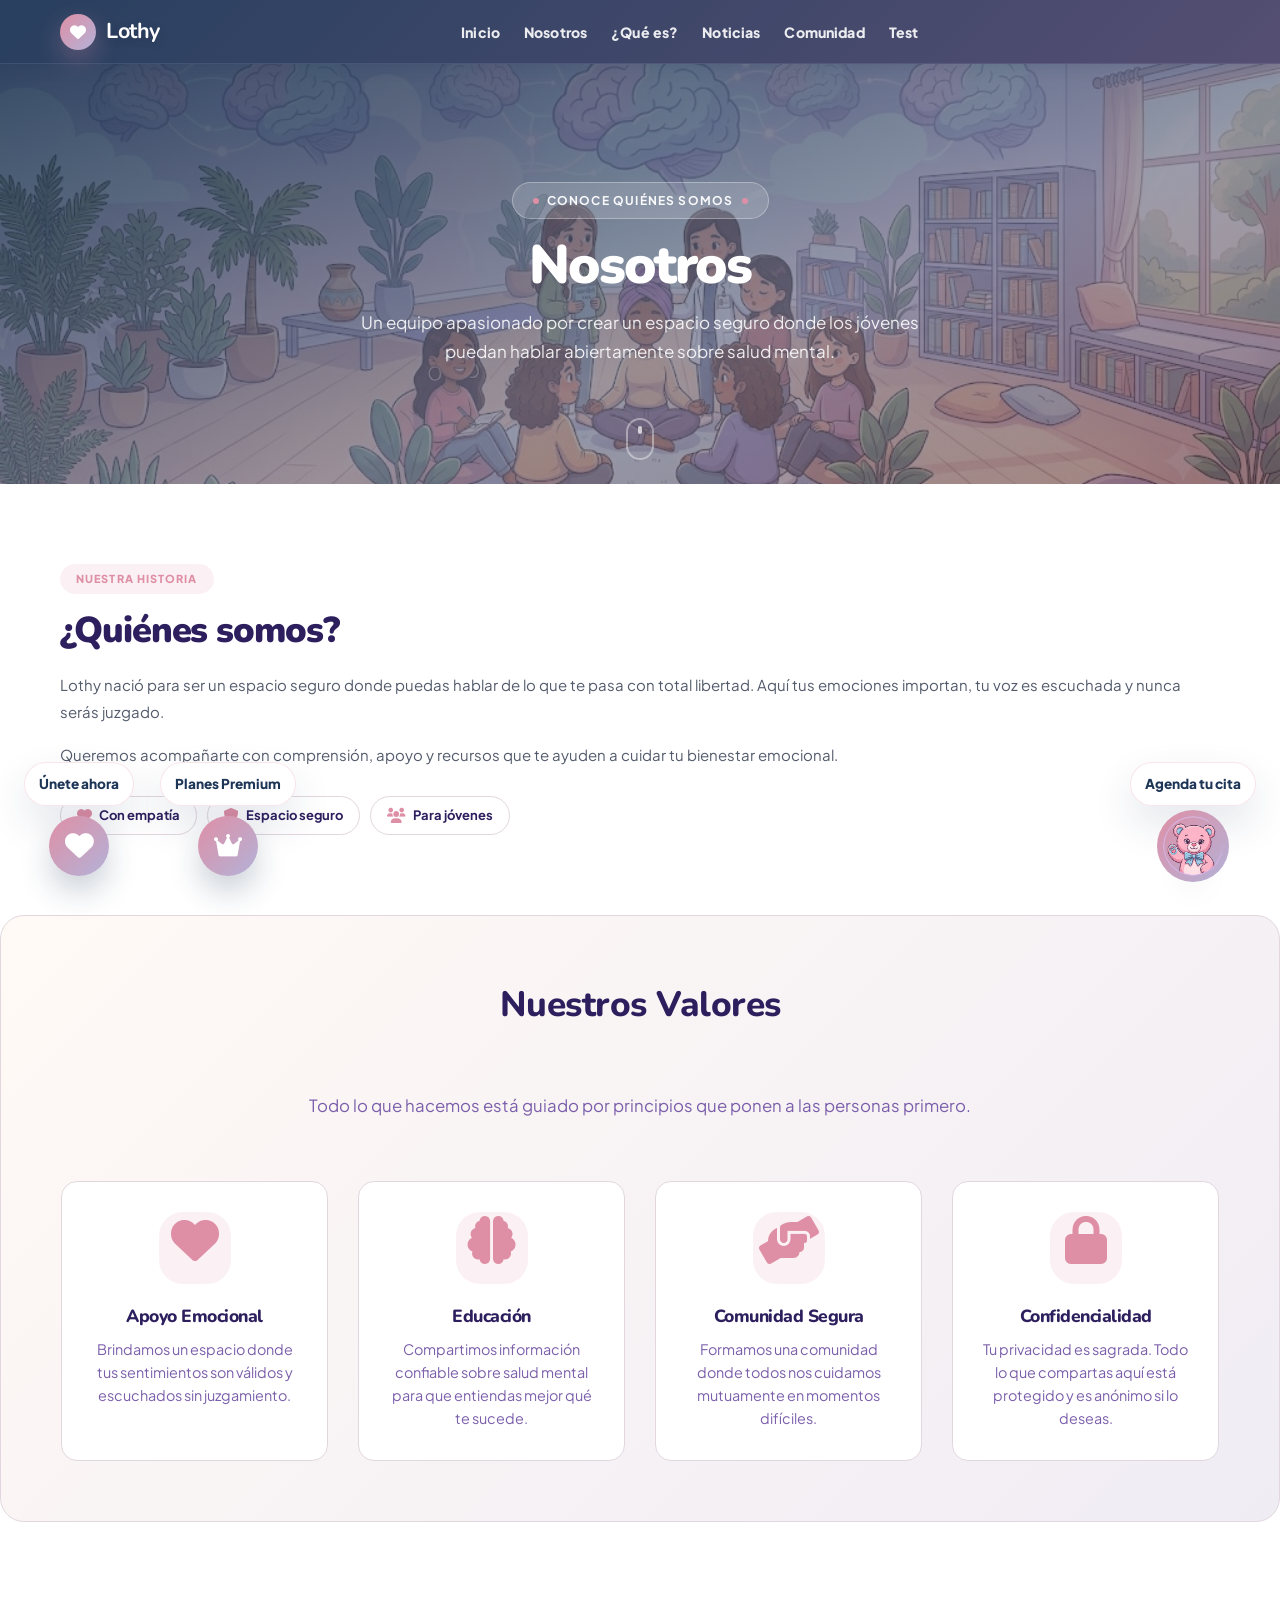
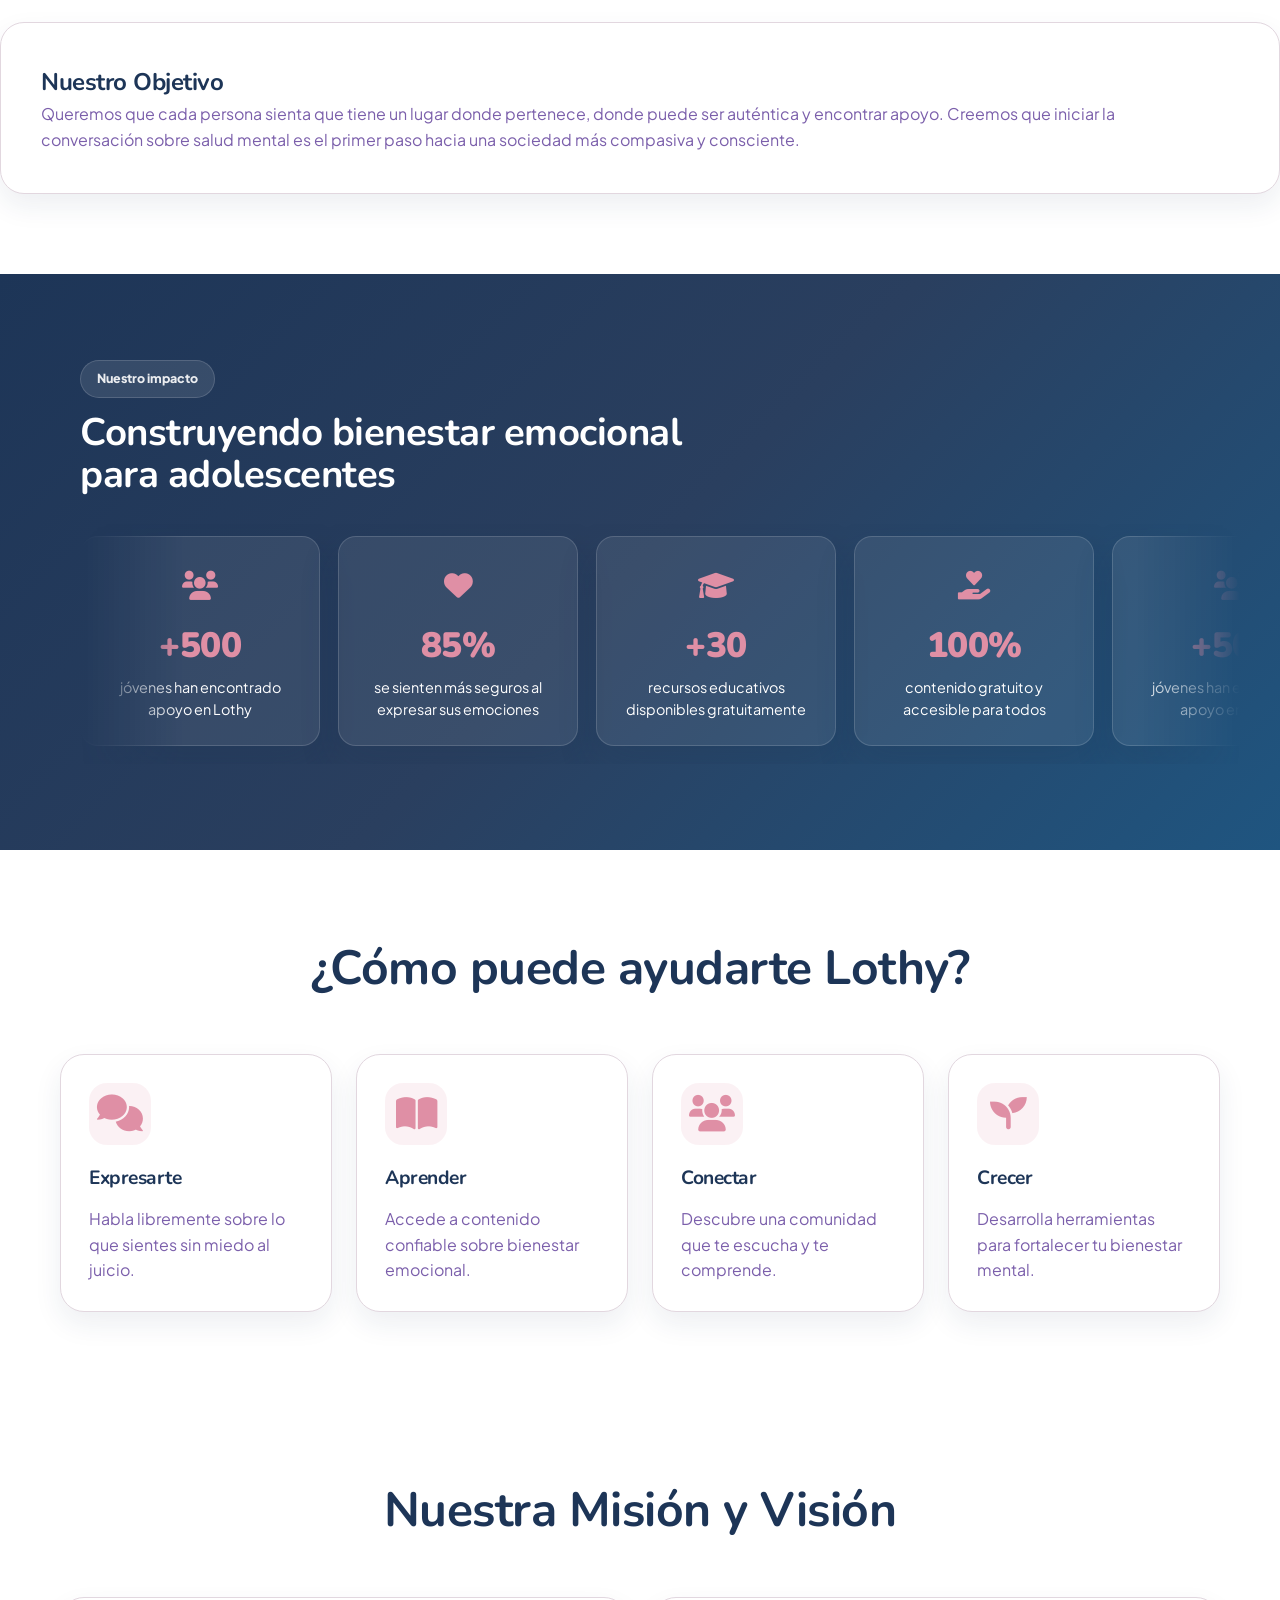
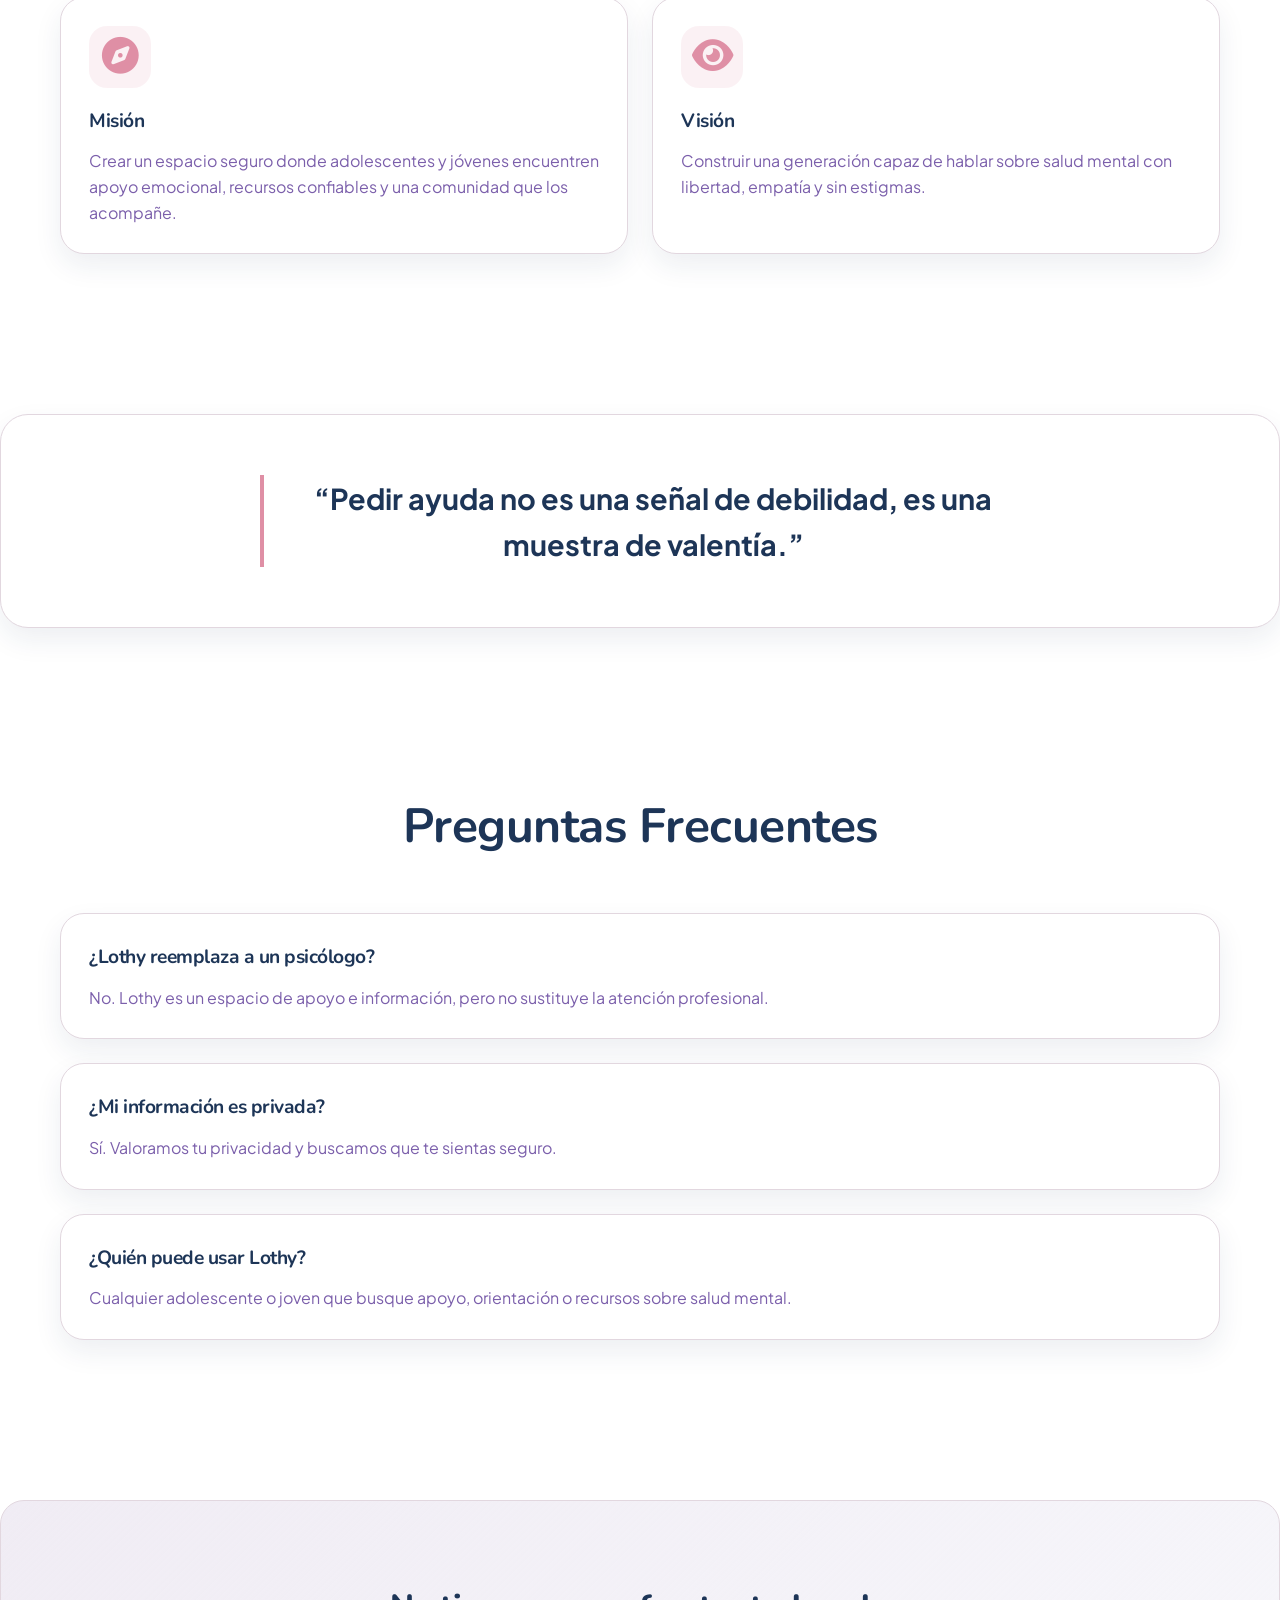
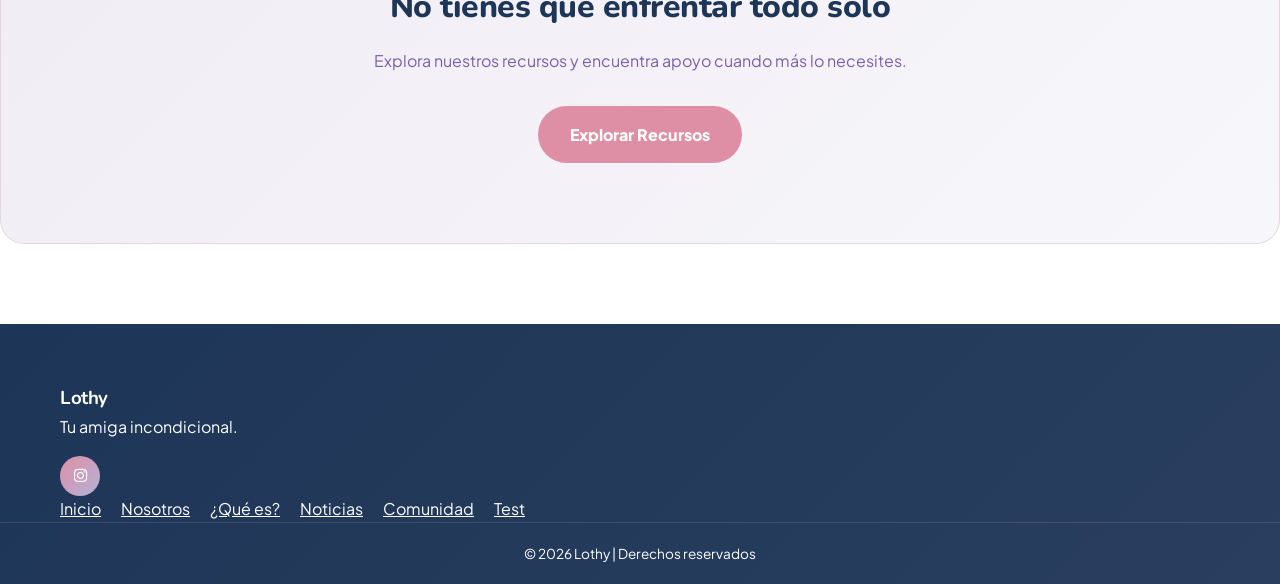
<file: pages/nosotros.html>
<!DOCTYPE html>
<html lang="es">
<head>
    <meta charset="UTF-8">
    <meta name="viewport" content="width=device-width, initial-scale=1.0">
    <title>Nosotros - Lothy</title>
    
    <link rel="preconnect" href="https://fonts.googleapis.com">
    <link rel="preconnect" href="https://fonts.gstatic.com" crossorigin>
    <link rel="icon" href="../faviIcon.ico" type="image/x-icon">
    <!-- Font Awesome (Iconos) -->
    <link rel="stylesheet" href="https://cdnjs.cloudflare.com/ajax/libs/font-awesome/6.0.0-beta3/css/all.min.css">
    
    <!-- Animate.css (Animaciones) -->
    <link rel="stylesheet" href="https://cdnjs.cloudflare.com/ajax/libs/animate.css/4.1.1/animate.min.css"/>

    <!-- Estilos Consolidados -->
    <link rel="stylesheet" href="../css/variables.css">
    <link rel="stylesheet" href="../css/main.css">
    <link rel="stylesheet" href="../css/sections.css">
    <link rel="stylesheet" href="../css/styles.css">
</head>
<body class="page">

    <!-- HEADER -->
    <header id="main-header">
        <lothy-header></lothy-header>
    </header>

    <!-- CONTENIDO PRINCIPAL -->
    <main id="main-content">
        <div class="hero-banner">
            <img class="hero-banner-img" src="../assets/images/grupoMujeres.jpg" alt="Equipo Lothy">
            <div class="hero-overlay"></div>
            <div class="hero-content animate__animated animate__fadeInUp">
                <div class="hero-kicker animate__animated animate__fadeInDown"><span></span> Conoce quiénes somos <span></span></div>
                <h1>Nosotros</h1>
                <p>Un equipo apasionado por crear un espacio seguro donde los jóvenes puedan hablar abiertamente sobre salud mental.</p>
            </div>
            <div class="hero-scroll-hint">
                <div class="scroll-dot"></div>
            </div>
        </div>

        

        <section class="quienes-section">
            <div class="container">
                <div class="quienes-grid">
                    <div class="quienes-text">
                        <span class="section-eyebrow">Nuestra historia</span>
                        <h2>¿Quiénes somos?</h2>
                        <p>Lothy nació para ser un espacio seguro donde puedas hablar de lo que te pasa con total libertad. Aquí tus emociones importan, tu voz es escuchada y nunca serás juzgado.</p>
                        <p>Queremos acompañarte con comprensión, apoyo y recursos que te ayuden a cuidar tu bienestar emocional.</p>
                        <div class="quienes-badges">
                            <div class="badge"><i class="fas fa-heart"></i> Con empatía</div>
                            <div class="badge"><i class="fas fa-shield-alt"></i> Espacio seguro</div>
                            <div class="badge"><i class="fas fa-users"></i> Para jóvenes</div>
                        </div>
                    </div>
                </div>
            </div>
        </section>

        <section class="values-section">
            <div class="container">
                <div class="section-header">
                    <h2>Nuestros Valores</h2>
                    <p>Todo lo que hacemos está guiado por principios que ponen a las personas primero.</p>
                </div>
                <div class="values-grid">
                    <div class="value-card">
                        <div class="value-icon"><i class="fas fa-heart"></i></div>
                        <h3>Apoyo Emocional</h3>
                        <p>Brindamos un espacio donde tus sentimientos son válidos y escuchados sin juzgamiento.</p>
                    </div>
                    <div class="value-card">
                        <div class="value-icon"><i class="fas fa-brain"></i></div>
                        <h3>Educación</h3>
                        <p>Compartimos información confiable sobre salud mental para que entiendas mejor qué te sucede.</p>
                    </div>
                    <div class="value-card">
                        <div class="value-icon"><i class="fas fa-hands-helping"></i></div>
                        <h3>Comunidad Segura</h3>
                        <p>Formamos una comunidad donde todos nos cuidamos mutuamente en momentos difíciles.</p>
                    </div>
                    <div class="value-card">
                        <div class="value-icon"><i class="fas fa-lock"></i></div>
                        <h3>Confidencialidad</h3>
                        <p>Tu privacidad es sagrada. Todo lo que compartas aquí está protegido y es anónimo si lo deseas.</p>
                    </div>
                </div>
            </div>
        </section>

        <!-- Nuestro Objetivo -->
        <section class="objective-section">
            <div class="objective-content">
                <div class="objective-text">
                    <h2>Nuestro Objetivo</h2>
                    <p>Queremos que cada persona sienta que tiene un lugar donde pertenece, donde puede ser auténtica y encontrar apoyo. Creemos que iniciar la conversación sobre salud mental es el primer paso hacia una sociedad más compasiva y consciente.</p>
                </div>               
            </div>
        </section>

        
        <!-- STATS SECTION (Infinite carousel) -->
        <section class="stats-section">
            <div class="container">
                <div class="stats-showcase">
                    <div class="stats-content" style="grid-column: 1 / -1;">
                        <span class="stats-kicker">Nuestro impacto</span>
                        <h2>Construyendo bienestar emocional para adolescentes</h2>

                        <div class="stats-carousel-wrapper" aria-label="Datos sobre salud mental adolescente">
                            <div class="stats-track">

                                <div class="stat-item">
                                    <div class="stat-icon">
                                        <i class="fas fa-users"></i>
                                    </div>
                                    <span class="stat-number-large">+500</span>
                                    <span class="stat-label-large">
                                        jóvenes han encontrado apoyo en Lothy
                                    </span>
                                </div>

                                <div class="stat-item">
                                    <div class="stat-icon">
                                        <i class="fas fa-heart"></i>
                                    </div>
                                    <span class="stat-number-large">85%</span>
                                    <span class="stat-label-large">
                                        se sienten más seguros al expresar sus emociones
                                    </span>
                                </div>

                                <div class="stat-item">
                                    <div class="stat-icon">
                                        <i class="fas fa-graduation-cap"></i>
                                    </div>
                                    <span class="stat-number-large">+30</span>
                                    <span class="stat-label-large">
                                        recursos educativos disponibles gratuitamente
                                    </span>
                                </div>

                                <div class="stat-item">
                                    <div class="stat-icon">
                                        <i class="fas fa-hand-holding-heart"></i>
                                    </div>
                                    <span class="stat-number-large">100%</span>
                                    <span class="stat-label-large">
                                        contenido gratuito y accesible para todos
                                    </span>
                                </div>

                                <!-- Duplicados para efecto infinito -->
                                <div class="stat-item">
                                    <div class="stat-icon">
                                        <i class="fas fa-users"></i>
                                    </div>
                                    <span class="stat-number-large">+500</span>
                                    <span class="stat-label-large">
                                        jóvenes han encontrado apoyo en Lothy
                                    </span>
                                </div>

                                <div class="stat-item">
                                    <div class="stat-icon">
                                        <i class="fas fa-heart"></i>
                                    </div>
                                    <span class="stat-number-large">85%</span>
                                    <span class="stat-label-large">
                                        se sienten más seguros al expresar sus emociones
                                    </span>
                                </div>

                                <div class="stat-item">
                                    <div class="stat-icon">
                                        <i class="fas fa-graduation-cap"></i>
                                    </div>
                                    <span class="stat-number-large">+30</span>
                                    <span class="stat-label-large">
                                        recursos educativos disponibles gratuitamente
                                    </span>
                                </div>

                                <div class="stat-item">
                                    <div class="stat-icon">
                                        <i class="fas fa-hand-holding-heart"></i>
                                    </div>
                                    <span class="stat-number-large">100%</span>
                                    <span class="stat-label-large">
                                        contenido gratuito y accesible para todos
                                    </span>
                                </div>

                            </div>
                        </div>
                    </div>
                </div>
            </div>
        </section>

        <!-- COMO AYUDAMOS -->
        <section class="help-section">
            <div class="container">
                <div class="section-title">
                    <h2>¿Cómo puede ayudarte Lothy?</h2>
                </div>

                <div class="help-grid">
                    <div class="help-card">
                        <i class="fas fa-comments"></i>
                        <h3>Expresarte</h3>
                        <p>Habla libremente sobre lo que sientes sin miedo al juicio.</p>
                    </div>

                    <div class="help-card">
                        <i class="fas fa-book-open"></i>
                        <h3>Aprender</h3>
                        <p>Accede a contenido confiable sobre bienestar emocional.</p>
                    </div>

                    <div class="help-card">
                        <i class="fas fa-users"></i>
                        <h3>Conectar</h3>
                        <p>Descubre una comunidad que te escucha y te comprende.</p>
                    </div>

                    <div class="help-card">
                        <i class="fas fa-seedling"></i>
                        <h3>Crecer</h3>
                        <p>Desarrolla herramientas para fortalecer tu bienestar mental.</p>
                    </div>
                </div>
            </div>
        </section>

        <!-- MISION Y VISION -->
        <section class="mission-section">
            <div class="container">

                <div class="section-title">
                    <h2>Nuestra Misión y Visión</h2>
                </div>

                <div class="mission-grid">

                    <div class="mission-card">
                        <i class="fas fa-compass"></i>
                        <h3>Misión</h3>
                        <p>
                            Crear un espacio seguro donde adolescentes y jóvenes
                            encuentren apoyo emocional, recursos confiables y una
                            comunidad que los acompañe.
                        </p>
                    </div>

                    <div class="mission-card">
                        <i class="fas fa-eye"></i>
                        <h3>Visión</h3>
                        <p>
                            Construir una generación capaz de hablar sobre salud mental
                            con libertad, empatía y sin estigmas.
                        </p>
                    </div>

                </div>

            </div>
        </section>

        <!-- FRASE -->
        <section class="quote-section">
            <div class="container">
                <blockquote>
                    “Pedir ayuda no es una señal de debilidad,
                    es una muestra de valentía.”
                </blockquote>
            </div>
        </section>

        <!-- FAQ -->
        <section class="faq-section">
            <div class="container">

                <div class="section-title">
                    <h2>Preguntas Frecuentes</h2>
                </div>

                <div class="faq-list">

                    <div class="faq-item">
                        <h3>¿Lothy reemplaza a un psicólogo?</h3>
                        <p>
                            No. Lothy es un espacio de apoyo e información,
                            pero no sustituye la atención profesional.
                        </p>
                    </div>

                    <div class="faq-item">
                        <h3>¿Mi información es privada?</h3>
                        <p>
                            Sí. Valoramos tu privacidad y buscamos que te sientas seguro.
                        </p>
                    </div>

                    <div class="faq-item">
                        <h3>¿Quién puede usar Lothy?</h3>
                        <p>
                            Cualquier adolescente o joven que busque apoyo,
                            orientación o recursos sobre salud mental.
                        </p>
                    </div>

                </div>
            </div>
        </section>

        <!-- CTA -->
        <section class="cta-section">
            <div class="container">

                <h2>No tienes que enfrentar todo solo</h2>

                <p>
                    Explora nuestros recursos y encuentra apoyo cuando más lo necesites.
                </p>

                <a href="./test.html" class="cta-button">
                    Explorar Recursos
                </a>

            </div>
        </section>
    </main>
    <lothy-footer></lothy-footer>

    <!-- BOTÓN FLOTANTE REUTILIZABLE -->
    <lothy-floating-button></lothy-floating-button>
    <register-floating-button></register-floating-button>
    <plans-floating-button></plans-floating-button>
    <!-- Scripts -->
    <script src="../js/footer.js"></script>
    <script src="../js/header.js"></script>
    <script src="../js/floating-button.js"></script>
    <script src="../js/register-button.js"></script>
    <script src="../js/plans-button.js"></script>
</body>
</html>
</file>
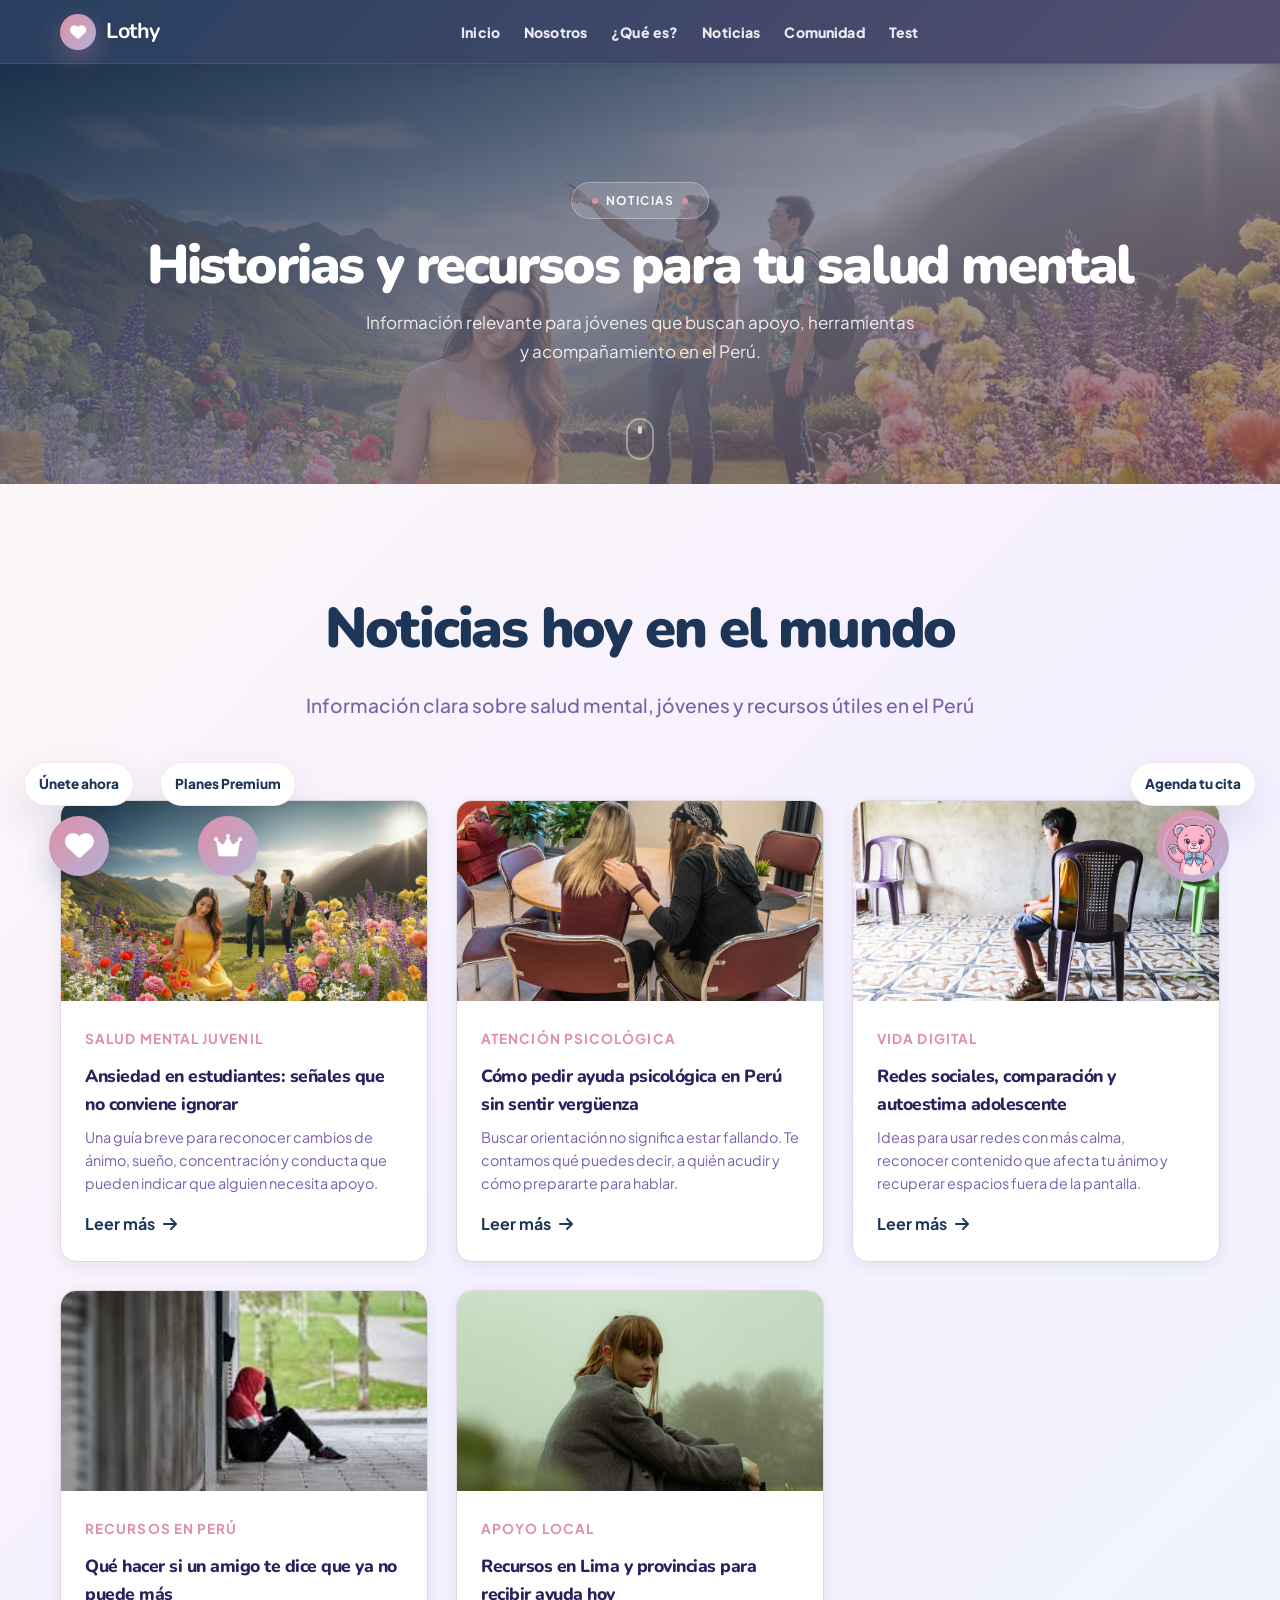
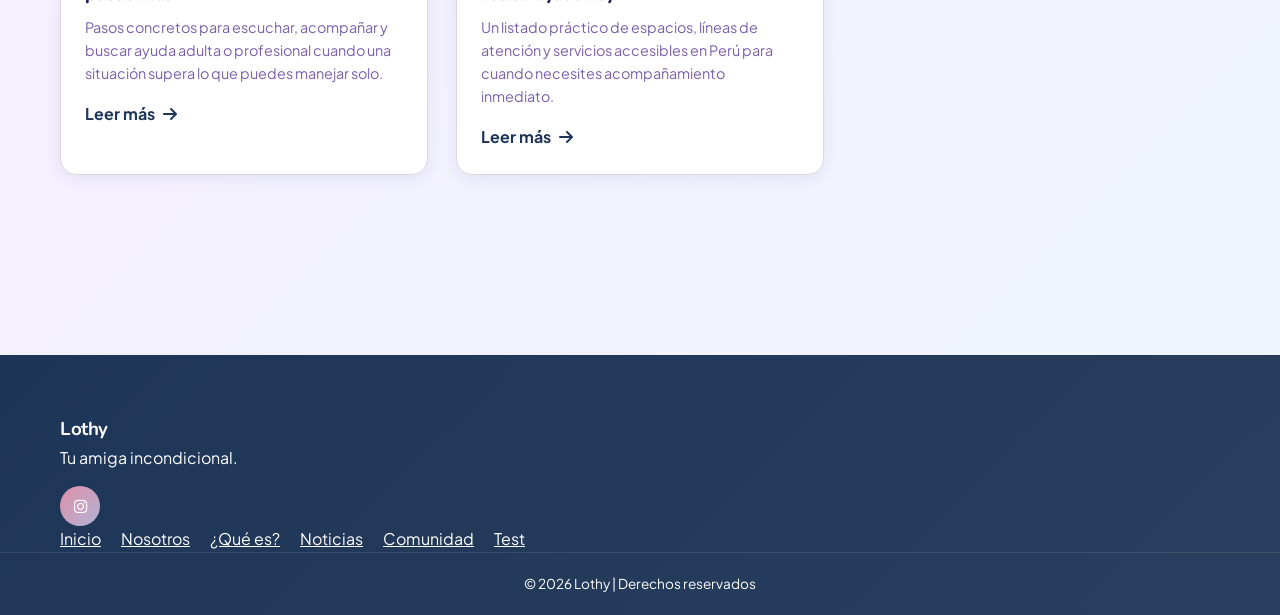
<file: pages/noticias.html>
<!DOCTYPE html>
<html lang="es">
<head>
    <meta charset="UTF-8">
    <meta name="viewport" content="width=device-width, initial-scale=1.0">
    <title>Noticias Perú - Lothy</title>
    
    <link rel="preconnect" href="https://fonts.googleapis.com">
    <link rel="preconnect" href="https://fonts.gstatic.com" crossorigin>
    <link rel="icon" href="../faviIcon.ico" type="image/x-icon">
    <link href="https://fonts.googleapis.com/css2?family=Quicksand:wght@300;400;500;600;700;800;900&display=swap" rel="stylesheet">
    <link rel="stylesheet" href="https://cdnjs.cloudflare.com/ajax/libs/font-awesome/6.0.0-beta3/css/all.min.css">
    <link rel="stylesheet" href="https://cdnjs.cloudflare.com/ajax/libs/animate.css/4.1.1/animate.min.css"/>
    <link rel="stylesheet" href="../css/variables.css">
    <link rel="stylesheet" href="../css/main.css">
    <link rel="stylesheet" href="../css/sections.css">
    <link rel="stylesheet" href="../css/styles.css">
</head>
<body>

    <header id="main-header">
        <lothy-header></lothy-header>
    </header>

    <main id="main-content">
        <div class="hero-banner">
            <img class="hero-banner-img" src="../assets/images/noticia1.jpg" alt="Noticias de salud mental">
            <div class="hero-overlay"></div>
            <div class="hero-content animate__animated animate__fadeInUp">
                <div class="hero-kicker animate__animated animate__fadeInDown"><span></span> Noticias <span></span></div>
                <h1>Historias y recursos para tu salud mental</h1>
                <p>Información relevante para jóvenes que buscan apoyo, herramientas y acompañamiento en el Perú.</p>
            </div>
            <div class="hero-scroll-hint">
                <div class="scroll-dot"></div>
            </div>
        </div>
           
        <section class="noticias-section">
            <div class="container">
                <div class="page-header">
                    <h1>Noticias  hoy en el mundo</h1>
                    <p class="subtitle">Información clara sobre salud mental, jóvenes y recursos útiles en el Perú</p>
                </div>

                <div class="noticias-grid">
                    <article class="noticia-card">
                        <div class="noticia-image">
                            <img src="../assets/images/noticia1.jpg" alt="Ansiedad en estudiantes">
                        </div>
                        <div class="noticia-content">
                            <span class="noticia-date">Salud mental juvenil</span>
                            <h3>Ansiedad en estudiantes: señales que no conviene ignorar</h3>
                            <p>Una guía breve para reconocer cambios de ánimo, sueño, concentración y conducta que pueden indicar que alguien necesita apoyo.</p>
                            <a href="https://www.gob.pe/institucion/insm/noticias/1252600-salud-mental-juvenil-el-32-3-de-jovenes-peruanos-reporta-problemas-de-salud-mental-con-las-mujeres-jovenes-como-el-grupo-mas-vulnerable" class="noticia-link">Leer más <i class="fas fa-arrow-right"></i></a>
                        </div>
                    </article>

                    <article class="noticia-card">
                        <div class="noticia-image">
                            <img src="../assets/images/noticia2.webp" alt="Pedir ayuda psicológica en Perú">
                        </div>
                        <div class="noticia-content">
                            <span class="noticia-date">Atención psicológica</span>
                            <h3>Cómo pedir ayuda psicológica en Perú sin sentir vergüenza</h3>
                            <p>Buscar orientación no significa estar fallando. Te contamos qué puedes decir, a quién acudir y cómo prepararte para hablar.</p>
                            <a href="https://www.who.int/es/news-room/fact-sheets/detail/adolescent-mental-health" class="noticia-link">Leer más <i class="fas fa-arrow-right"></i></a>
                        </div>
                    </article>

                    <article class="noticia-card">
                        <div class="noticia-image">
                            <img src="../assets/images/noticia3.jpg" alt="Redes sociales y autoestima adolescente">
                        </div>
                        <div class="noticia-content">
                            <span class="noticia-date">Vida digital</span>
                            <h3>Redes sociales, comparación y autoestima adolescente</h3>
                            <p>Ideas para usar redes con más calma, reconocer contenido que afecta tu ánimo y recuperar espacios fuera de la pantalla.</p>
                            <a href="https://news.un.org/es/story/2024/10/1533401" class="noticia-link">Leer más <i class="fas fa-arrow-right"></i></a>
                        </div>
                    </article>

                    <article class="noticia-card">
                        <div class="noticia-image">
                            <img src="../assets/images/noticia4.jpg" alt="Amigo en crisis">
                        </div>
                        <div class="noticia-content">
                            <span class="noticia-date">Recursos en Perú</span>
                            <h3>Qué hacer si un amigo te dice que ya no puede más</h3>
                            <p>Pasos concretos para escuchar, acompañar y buscar ayuda adulta o profesional cuando una situación supera lo que puedes manejar solo.</p>
                            <a href="https://www.mayoclinic.org/es/healthy-lifestyle/tween-and-teen-health/in-depth/teens-and-social-media-use/art-20474437" class="noticia-link">Leer más <i class="fas fa-arrow-right"></i></a>
                        </div>
                    </article>

                    <article class="noticia-card">
                        <div class="noticia-image">
                            <img src="../assets/images/noticia5.jpg" alt="Recursos locales de apoyo">
                        </div>
                        <div class="noticia-content">
                            <span class="noticia-date">Apoyo local</span>
                            <h3>Recursos en Lima y provincias para recibir ayuda hoy</h3>
                            <p>Un listado práctico de espacios, líneas de atención y servicios accesibles en Perú para cuando necesites acompañamiento inmediato.</p>
                            <a href="https://www.infocop.es/mas-de-la-mitad-de-la-juventud-declara-problemas-de-salud-mental-en-el-ultimo-ano-segun-el-barometro-2025/" class="noticia-link">Leer más <i class="fas fa-arrow-right"></i></a>
                        </div>
                    </article>
                </div>
            </div>
        </section>
    </main>
    <lothy-footer></lothy-footer>

    <!-- BOTÓN FLOTANTE REUTILIZABLE -->
    <lothy-floating-button></lothy-floating-button>
    <register-floating-button></register-floating-button>
    <plans-floating-button></plans-floating-button>

    <script src="../js/footer.js"></script>
    <script src="../js/header.js"></script>
    <script src="../js/floating-button.js"></script>
    <script src="../js/register-button.js"></script>
    <script src="../js/plans-button.js"></script>
</body>
</html>
</file>
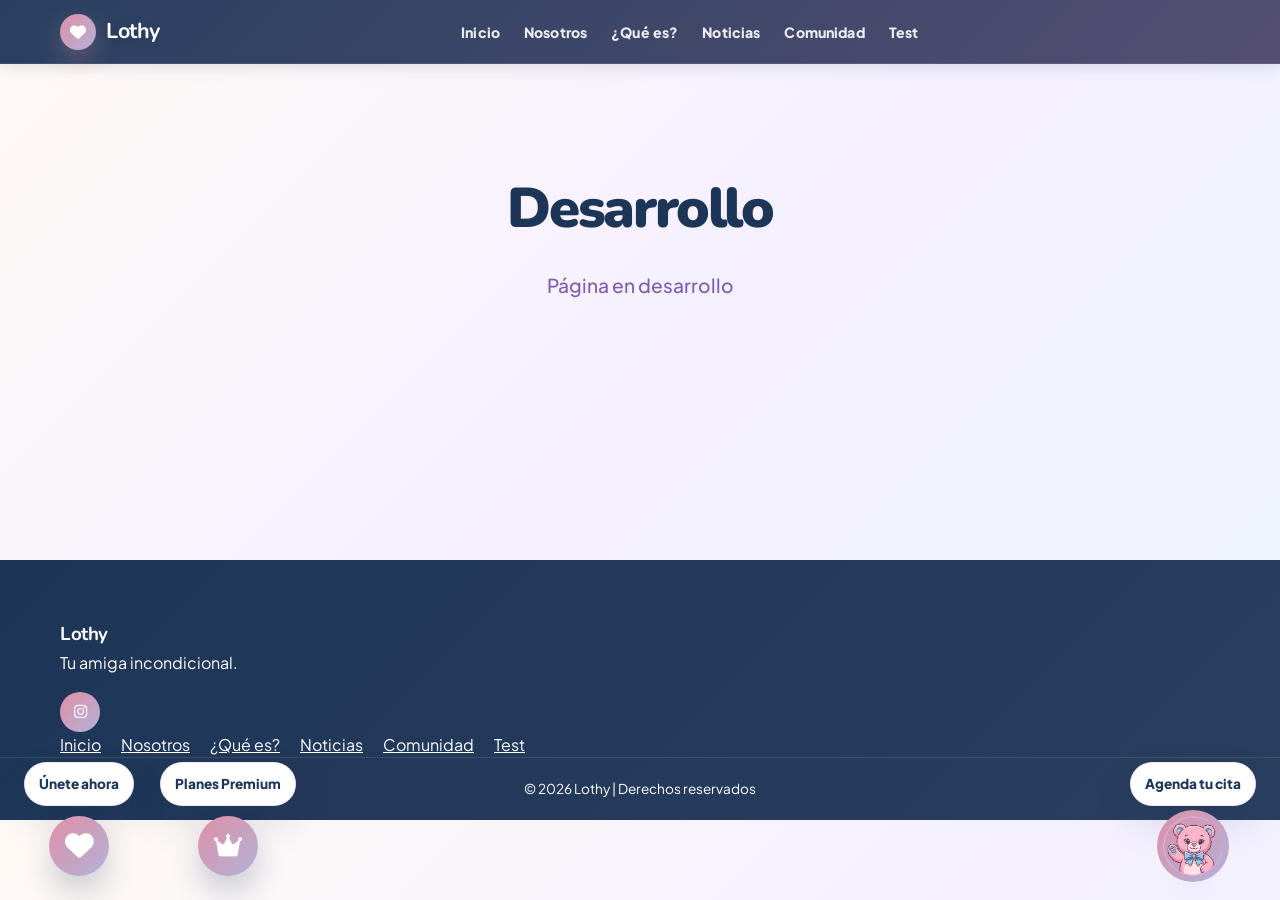
<file: pages/recursos.html>
<!DOCTYPE html>
<html lang="es">
<head>
    <meta charset="UTF-8">
    <meta name="viewport" content="width=device-width, initial-scale=1.0">
    <title>Recursos - Lothy</title>
    
    <link rel="preconnect" href="https://fonts.googleapis.com">
    <link rel="preconnect" href="https://fonts.gstatic.com" crossorigin>
    <link rel="icon" href="../faviIcon.ico" type="image/x-icon">
    <link href="https://fonts.googleapis.com/css2?family=Quicksand:wght@300;400;500;600;700;800;900&display=swap" rel="stylesheet">
    <link rel="stylesheet" href="https://cdnjs.cloudflare.com/ajax/libs/font-awesome/6.0.0-beta3/css/all.min.css">
    <link rel="stylesheet" href="https://cdnjs.cloudflare.com/ajax/libs/animate.css/4.1.1/animate.min.css"/>
    <link rel="stylesheet" href="../css/variables.css">
    <link rel="stylesheet" href="../css/main.css">
    <link rel="stylesheet" href="../css/sections.css">
    <link rel="stylesheet" href="../css/styles.css">
</head>
<body>

    <header id="main-header">
        <lothy-header></lothy-header>
    </header>

    <main id="main-content">
        <section class="recursos-section">
            <div class="container">
                <div class="page-header">
                    <h1>Desarrollo</h1>
                    <p class="subtitle">Página en desarrollo</p>
                </div>

                
            </div>
        </section>
    </main>
    <lothy-footer></lothy-footer>

    <!-- BOTÓN FLOTANTE REUTILIZABLE -->
    <lothy-floating-button></lothy-floating-button>
    <register-floating-button></register-floating-button>
    <plans-floating-button></plans-floating-button>
    <script src="../js/footer.js"></script>
    <script src="../js/header.js"></script>
    <script src="../js/floating-button.js"></script>
    <script src="../js/register-button.js"></script>
    <script src="../js/plans-button.js"></script>
</body>
</html>
</file>
<file: css/variables.css>
@import url('https://fonts.googleapis.com/css2?family=Nunito:wght@600;700;800;900&family=Plus+Jakarta+Sans:wght@400;500;600;700;800&display=swap');

/* ========================================
   VARIABLES Y RESET
   ======================================== */

* {
    margin: 0;
    padding: 0;
    box-sizing: border-box;
}

:root {
    /* Colores Principales (Dominantes) */
    --primary-dark: #1d3557;
    --primary-lavender: #b3b2d8;
    --primary-pink: #df8fa5;
    
    /* Colores Secundarios y de Fondo */
    --bg-cream: #fffaf5;
    --bg-card: #f0ecf4;
    
    /* Variaciones de Texto y Bordes */
    --text-muted: #535b6c;
    --border-light: #e2d7df;
    
    /* Colores Adicionales */
    --accent-blue: #87ceeb;
    --accent-purple: #9b6edb;
    --text-dark: #2d1f5e;
    --text-light: #7b5fab;
    --white: #ffffff;
    --shadow: 0 4px 6px rgba(0, 0, 0, 0.1);
    --shadow-lg: 0 16px 40px rgba(0, 0, 0, 0.08);
    
    /* Tipografía */
    --font-body: 'Plus Jakarta Sans', 'Quicksand', sans-serif;
    --font-display: 'Nunito', 'Plus Jakarta Sans', sans-serif;
    
    /* Border Radius */
    --border-radius: 16px;
    --border-radius-lg: 24px;
    
    /* Transiciones */
    --transition: all 0.25s ease;
    --transition-lg: all 0.35s ease;
}

html {
    scroll-behavior: smooth;
}

body {
    font-family: var(--font-body);
    background: linear-gradient(135deg, var(--bg-cream) 0%, #f5f0ff 50%, #eef6fd 100%);
    color: var(--text-dark);
    line-height: 1.6;
    overflow-x: hidden;
    text-rendering: optimizeLegibility;
    -webkit-font-smoothing: antialiased;
}

body,
button,
input,
textarea,
select {
    font-family: var(--font-body);
}

h1, h2, h3, h4, h5, h6,
.logo-text,
.stat-number,
.stat-number-large {
    font-family: var(--font-display) !important;
    letter-spacing: -0.5px;
}

.container {
    max-width: 1200px;
    margin: 0 auto;
    padding: 0 20px;
}

/* ========================================
   ANIMACIONES
   ======================================== */

@keyframes fadeIn {
    from {
        opacity: 0;
        transform: translateY(20px);
    }
    to {
        opacity: 1;
        transform: translateY(0);
    }
}

@keyframes float {
    0%, 100% {
        transform: translateY(0);
    }
    50% {
        transform: translateY(-10px);
    }
}

@keyframes pulse {
    0% {
        transform: scale(1);
    }
    50% {
        transform: scale(1.1);
    }
    100% {
        transform: scale(1);
    }
}

@keyframes slideUp {
    from {
        opacity: 0;
        transform: translateY(30px);
    }
    to {
        opacity: 1;
        transform: translateY(0);
    }
}

/* ========================================
   PAGE SECTIONS
   ======================================== */

.page-section {
    display: none;
    padding: 60px 0;
    animation: fadeIn 0.5s ease;
}

.page-section.active {
    display: block;
}

/* ========================================
   BOTONES
   ======================================== */

.btn {
    display: inline-flex;
    align-items: center;
    justify-content: center;
    gap: 8px;
    padding: 14px 32px;
    border-radius: 50px;
    text-decoration: none;
    font-weight: 700;
    line-height: 1;
    border: none;
    cursor: pointer;
    transition: var(--transition);
    font-family: var(--font-body);
    position: relative;
    overflow: hidden;
    user-select: none;
    will-change: transform, box-shadow;
}

.btn::after {
    content: '';
    position: absolute;
    inset: 50%;
    width: 0;
    height: 0;
    border-radius: 999px;
    background: rgba(255, 255, 255, 0.45);
    transform: translate(-50%, -50%);
    transition: width 0.35s ease, height 0.35s ease, opacity 0.35s ease;
    opacity: 0;
    pointer-events: none;
}

.btn:hover {
    transform: translateY(-3px) scale(1.01);
}

.btn:active {
    transform: translateY(1px) scale(0.96);
}

.btn:active::after {
    width: 220px;
    height: 220px;
    opacity: 1;
    transition: 0s;
}

.btn:focus-visible {
    outline: 3px solid rgba(139, 178, 216, 0.5);
    outline-offset: 3px;
}

.btn-primary {
    background: linear-gradient(135deg, var(--primary-pink) 0%, var(--primary-lavender) 100%);
    color: var(--white);
    box-shadow: 0 4px 16px rgba(223, 143, 165, 0.3);
}

.btn-primary:hover {
    box-shadow: 0 8px 24px rgba(223, 143, 165, 0.4);
}

.btn-secondary {
    background: transparent;
    border: 2px solid var(--primary-lavender);
    color: var(--text-dark);
    transition: all 0.3s ease;
}

.btn-secondary:hover {
    background: var(--bg-card);
    transform: translateY(-3px);
    box-shadow: 0 12px 26px rgba(179, 178, 216, 0.2);
}

.btn-small {
    padding: 11px 20px;
    font-size: 0.84rem;
    font-weight: 800;
    background: rgba(179, 178, 216, 0.16);
    color: var(--text-dark);
    border: 1px solid var(--border-light);
    box-shadow: 0 8px 18px rgba(179, 178, 216, 0.1);
}

.btn-small:hover {
    background: linear-gradient(135deg, var(--primary-pink) 0%, var(--primary-lavender) 100%);
    color: var(--white);
    box-shadow: 0 12px 24px rgba(179, 178, 216, 0.24);
}

/* ========================================
   FORMULARIOS
   ======================================== */

label {
    display: block;
    font-size: 0.82rem;
    font-weight: 800;
    letter-spacing: 0.01em;
    color: var(--text-dark);
    margin-bottom: 8px;
}

input,
textarea,
select {
    width: 100%;
    color: var(--text-dark);
    background: var(--bg-cream);
    border: 2px solid var(--border-light);
    border-radius: 12px;
    padding: 12px 16px;
    font-size: 0.95rem;
    transition: border-color 0.25s ease, box-shadow 0.25s ease;
    font-family: var(--font-body);
}

input::placeholder,
textarea::placeholder {
    color: var(--text-muted);
    opacity: 0.7;
}

input:hover,
textarea:hover,
select:hover {
    border-color: var(--primary-lavender);
}

input:focus,
textarea:focus,
select:focus {
    border-color: var(--primary-pink);
    box-shadow: 0 0 0 4px rgba(223, 143, 165, 0.1);
    outline: none;
}

textarea {
    min-height: 120px;
    resize: vertical;
}

/* ========================================
   RESPONSIVE
   ======================================== */

@media (max-width: 768px) {
    .container {
        padding: 0 16px;
    }

    h1 {
        font-size: 2rem;
    }

    h2 {
        font-size: 1.5rem;
    }
}
</file>
<file: css/main.css>
/* ========================================
   HEADER
   ======================================== */

#main-header {
    position: sticky;
    top: 0;
    left: 0;
    width: 100%;
    background: linear-gradient(135deg, rgba(29, 53, 87, 0.95) 0%, rgba(75, 69, 107, 0.95) 100%);
    backdrop-filter: blur(18px);
    box-shadow: 0 2px 16px rgba(29, 53, 87, 0.15);
    z-index: 1000;
    transition: all 0.28s ease;
    height: 64px;
    border-bottom: 1px solid rgba(179, 178, 216, 0.15);
}

#main-header.scrolled {
    height: 58px;
    box-shadow: 0 12px 32px rgba(29, 53, 87, 0.2);
}

.header-container {
    display: flex;
    justify-content: space-between;
    align-items: center;
    height: 100%;
}

.logo a {
    display: flex;
    align-items: center;
    gap: 10px;
    text-decoration: none;
    color: var(--white);
}

.logo-icon {
    width: 36px;
    height: 36px;
    display: inline-flex;
    align-items: center;
    justify-content: center;
    border-radius: 50%;
    font-size: 1rem;
    background: linear-gradient(135deg, var(--primary-pink) 0%, var(--primary-lavender) 100%);
    color: var(--white);
    box-shadow: 0 10px 24px rgba(223, 143, 165, 0.3);
    animation: pulse 2.4s infinite;
}

.logo-text {
    font-size: 1.35rem;
    font-weight: 700;
    color: var(--white);
    text-shadow: 0 2px 10px rgba(0, 0, 0, 0.18);
}

.logo small {
    display: none;
}

/* Navegación */
#main-nav ul {
    display: flex;
    list-style: none;
    gap: 24px;
}

#main-nav a {
    text-decoration: none;
    color: rgba(255, 255, 255, 0.9);
    font-size: 0.88rem;
    font-weight: 800;
    letter-spacing: 0.01em;
    transition: var(--transition);
    position: relative;
    padding: 8px 0;
}

#main-nav a::after {
    content: '';
    position: absolute;
    bottom: -5px;
    left: 0;
    width: 0;
    height: 2px;
    background: linear-gradient(90deg, var(--primary-pink), var(--primary-lavender));
    transition: var(--transition);
}

#main-nav a:hover::after,
#main-nav a.active::after {
    width: 100%;
}

#main-nav a:hover {
    color: var(--white);
}

/* Selector de Idioma */
.language-selector {
    display: flex;
    gap: 5px;
}

.lang-btn {
    background: rgba(255, 255, 255, 0.1);
    border: 1px solid rgba(255, 255, 255, 0.3);
    padding: 6px 12px;
    border-radius: 6px;
    cursor: pointer;
    font-weight: 600;
    color: rgba(255, 255, 255, 0.8);
    transition: var(--transition);
    position: relative;
    overflow: hidden;
    font-size: 0.75rem;
}

.lang-btn.active {
    background: var(--primary-pink);
    color: var(--white);
    border-color: var(--primary-pink);
}

.lang-btn:hover {
    background: rgba(255, 255, 255, 0.2);
}

/* Menú Hamburguesa */
.menu-toggle {
    display: none;
    width: 40px;
    height: 40px;
    background: rgba(255, 255, 255, 0.15);
    border: 1px solid rgba(255, 255, 255, 0.3);
    border-radius: 50%;
    font-size: 1.1rem;
    cursor: pointer;
    color: var(--white);
    position: relative;
    overflow: hidden;
    transition: var(--transition);
}

.menu-toggle:hover {
    background: rgba(255, 255, 255, 0.25);
}

/* ========================================
   FOOTER
   ======================================== */

#main-footer {
    background: linear-gradient(135deg, var(--primary-dark) 0%, #2a3f5f 100%);
    padding: 60px 0 20px;
    margin-top: 80px;
}

#main-footer h3,
#main-footer h4,
#main-footer p,
#main-footer a {
    color: var(--white);
}

.footer-separator {
    width: 100%;
    height: 3px;
    background: linear-gradient(90deg, var(--primary-pink) 0%, var(--primary-lavender) 50%, var(--primary-pink) 100%);
    margin-bottom: 40px;
}

.footer-section {
    padding-right: 20px;
    margin-bottom: 30px;
}

.footer-section h3,
.footer-section h4 {
    color: var(--primary-pink);
    margin-bottom: 12px;
    font-weight: 800;
    font-family: var(--font-display);
    font-size: 1rem;
}

.footer-section p,
.footer-section a {
    color: rgba(255, 255, 255, 0.8);
    font-size: 0.9rem;
    text-decoration: none;
    transition: var(--transition);
    line-height: 1.8;
}

.footer-section ul {
    list-style: none;
    padding: 0;
}

.footer-section ul li {
    margin-bottom: 8px;
}

.footer-section a:hover {
    color: var(--primary-pink);
    transform: translateX(4px);
}

.social-links {
    display: flex;
    gap: 12px;
    margin-top: 16px;
    flex-wrap: wrap;
}

.social-links a {
    display: inline-flex;
    align-items: center;
    justify-content: center;
    width: 40px;
    height: 40px;
    background: linear-gradient(135deg, var(--primary-pink) 0%, var(--primary-lavender) 100%);
    border-radius: 50%;
    color: var(--white);
    text-decoration: none;
    transition: all 0.3s ease;
    font-size: 0.95rem;
}

.social-links a:hover {
    transform: translateY(-4px);
    box-shadow: 0 8px 20px rgba(223, 143, 165, 0.4);
}

.footer-bottom {
    border-top: 1px solid rgba(255, 255, 255, 0.1);
    padding-top: 20px;
    text-align: center;
    color: rgba(255, 255, 255, 0.6);
    font-size: 0.85rem;
}

    /* BOTÓN FLOTANTE */
    #floating-doctor {
        position: fixed;
        right: 24px;
        bottom: 24px;
        z-index: 1100;
        display: flex;
        flex-direction: column;
        align-items: center;
        justify-content: center;
        gap: 10px;
    }

.doctor-btn {
    width: 6px;
    height: 60px;
    border-radius: 50%;
    border: none;
    background: linear-gradient(135deg, var(--primary-pink) 0%, var(--primary-lavender) 100%);
    color: var(--white);
    cursor: pointer;
    box-shadow: 0 16px 30px rgba(29, 53, 87, 0.22);
    display: inline-flex;
    align-items: center;
    justify-content: center;
    transition: transform 0.25s ease, box-shadow 0.25s ease;
    padding: 0;
}

    .doctor-btn:hover {
        transform: translateY(-3px);
        box-shadow: 0 22px 34px rgba(29, 53, 87, 0.28);
    }

    .doctor-btn:focus-visible {
        outline: 3px solid rgba(223, 143, 165, 0.45);
        outline-offset: 3px;
    }

    .doctor-btn .floating-icon {
        width: 72px;
        height: 72px;
        object-fit: cover;
        border-radius: 50%;
    }

    .floating-message {
        display: inline-flex;
        align-items: center;
        justify-content: center;
        padding: 10px 14px;
        border-radius: 999px;
        background: var(--white);
        color: var(--primary-dark);
        font-weight: 800;
        font-size: 0.85rem;
        box-shadow: 0 18px 40px rgba(29, 53, 87, 0.12);
        border: 1px solid rgba(223, 143, 165, 0.22);
        white-space: nowrap;
    }

    .modal {
        position: fixed;
        inset: 0;
        display: none;
        align-items: center;
        justify-content: center;
        background: rgba(15, 25, 55, 0.55);
        padding: 20px;
        z-index: 1200;
    }

    .modal.is-open {
        display: flex;
    }

    .modal-content {
        width: min(520px, 100%);
        background: var(--white);
        border-radius: var(--border-radius-lg);
        padding: 32px;
        box-shadow: 0 24px 60px rgba(29, 53, 87, 0.18);
        position: relative;
        max-height: calc(100vh - 60px);
        overflow-y: auto;
        animation: slideUp 0.35s ease;
    }

    .close-modal {
        position: absolute;
        top: 16px;
        right: 16px;
        width: 34px;
        height: 34px;
        display: inline-flex;
        align-items: center;
        justify-content: center;
        border-radius: 50%;
        background: rgba(29, 53, 87, 0.08);
        color: var(--text-dark);
        font-size: 1.2rem;
        cursor: pointer;
        transition: background 0.2s ease;
    }

    .close-modal:hover {
        background: rgba(29, 53, 87, 0.14);
    }

    .modal-content h2 {
        margin-top: 0;
        color: var(--text-dark);
        font-size: 1.8rem;
        margin-bottom: 20px;
    }

    #appointment-form .form-group {
        margin-bottom: 20px;
    }

    #appointment-form button {
        width: 100%;
    }

    .modal-info {
        font-size: 0.9rem;
        color: var(--text-muted);
        margin-top: 18px;
        text-align: center;
    }


.image-placeholder {
    background: linear-gradient(135deg, var(--bg-card) 0%, rgba(179, 178, 216, 0.2) 100%);
    border-radius: var(--border-radius-lg);
    padding: 60px;
    text-align: center;
    min-height: 350px;
    display: flex;
    flex-direction: column;
    justify-content: center;
    align-items: center;
    color: var(--text-light);
    box-shadow: 0 4px 16px rgba(29, 53, 87, 0.08);
    border: 1px solid var(--border-light);
}

.image-placeholder i {
    font-size: 5rem;
    margin-bottom: 20px;
    color: var(--primary-lavender);
}

.image-placeholder span {
    font-size: 1.1rem;
    font-weight: 600;
    color: var(--text-dark);
}

/* ========================================
/* BOTÓN FLOTANTE REGISTRO 
   ======================================== */

/* BOTÓN FLOTANTE REGISTRO */
#floating-register {
    position: fixed;
    left: 24px;
    bottom: 24px;
    z-index: 1100;
    display: flex;
    flex-direction: column;
    align-items: center;
    justify-content: center;
    gap: 10px;
}


.register-btn {
    width: 60px;
    height: 60px;
    border-radius: 50%;
    border: none;
    background: linear-gradient(135deg, var(--primary-pink) 0%, var(--primary-lavender) 100%);
    color: var(--white);
    cursor: pointer;
    box-shadow: 0 16px 30px rgba(29, 53, 87, 0.22);
    display: flex;
    align-items: center;
    justify-content: center;
    transition: transform .25s ease, box-shadow .25s ease;
    animation: pulse 2.4s infinite;
}


.register-btn i {
    font-size: 1.8rem;
    color: var(--white);
}


.register-btn:hover {
    transform: translateY(-3px);
    box-shadow: 0 22px 34px rgba(29, 53, 87, 0.28);
}



.register-message {

    display: inline-flex;
    align-items: center;
    justify-content: center;

    padding: 10px 14px;

    border-radius: 999px;

    background: var(--white);

    color: var(--primary-dark);

    font-weight: 800;

    font-size: .85rem;

    box-shadow: 0 18px 40px rgba(29,53,87,.12);

    border:1px solid rgba(223,143,165,.22);

    white-space: nowrap;

}

/* ========================================
   BOTÓN FLOTANTE PLANES PREMIUM
   ======================================== */

#floating-plans {
    position: fixed;
    left: 160px;
    bottom: 24px;
    z-index: 1100;
    display: flex;
    flex-direction: column;
    align-items: center;
    justify-content: center;
    gap: 10px;
}

.plans-btn {
    width: 60px;
    height: 60px;
    border-radius: 50%;
    border: none;
    background: linear-gradient(135deg, var(--primary-pink) 0%, var(--primary-lavender) 100%);
    color: var(--white);
    cursor: pointer;
    box-shadow: 0 16px 30px rgba(29, 53, 87, 0.22);
    display: flex;
    align-items: center;
    justify-content: center;
    transition: transform .25s ease, box-shadow .25s ease;
    animation: pulse 2.4s infinite;
}

.plans-btn i {
    font-size: 1.6rem;
    color: var(--white);
}

.plans-btn:hover {
    transform: translateY(-3px);
    box-shadow: 0 22px 34px rgba(29, 53, 87, 0.28);
}

.plans-message {
    display: inline-flex;
    align-items: center;
    justify-content: center;
    padding: 10px 14px;
    border-radius: 999px;
    background: var(--white);
    color: var(--primary-dark);
    font-weight: 800;
    font-size: .85rem;
    box-shadow: 0 18px 40px rgba(29, 53, 87, .12);
    border: 1px solid rgba(223, 143, 165, .22);
    white-space: nowrap;
}

/* ========================================
   BADGES Y TAGS
   ======================================== */

.section-tag {
    display: inline-block;
    padding: 6px 18px;
    border-radius: 50px;
    font-size: 0.75rem;
    font-weight: 700;
    text-transform: uppercase;
    letter-spacing: 1px;
    background: rgba(223, 143, 165, 0.15);
    color: var(--primary-pink);
    margin-bottom: 12px;
}

.hero-badge {
    display: inline-flex;
    align-items: center;
    gap: 8px;
    padding: 8px 20px;
    border-radius: 50px;
    font-weight: 700;
    font-size: 0.82rem;
    background: rgba(179, 178, 216, 0.15);
    border: 1px solid rgba(179, 178, 216, 0.3);
    color: var(--primary-lavender);
    width: fit-content;
}

/* ========================================
   SECTION HEADERS
   ======================================== */

.section-header {
    text-align: center;
    max-width: 700px;
    margin: 0 auto 60px;
}

.section-header h2 {
    font-family: var(--font-display);
    font-size: clamp(2rem, 4vw, 3rem);
    font-weight: 900;
    color: var(--primary-dark);
    margin: 0 0 12px;
}

.section-header p {
    font-size: 1.05rem;
    line-height: 1.7;
    color: var(--text-light);
}

.section-header.light h2 {
    color: var(--white);
    -webkit-text-fill-color: var(--white);
}

.section-header.light p {
    color: rgba(255, 255, 255, 0.8);
}

.section-tag.light {
    background: rgba(255, 255, 255, 0.1);
    color: rgba(255, 255, 255, 0.9);
}

/* ========================================
   GRIDS
   ======================================== */

.que-es-grid,
.nosotros-grid,
.contacto-grid {
    display: grid;
    grid-template-columns: 1fr 1fr;
    gap: 60px;
    align-items: center;
}

.que-es-cards {
    display: grid;
    grid-template-columns: 1fr 1fr;
    gap: 20px;
}

.recursos-grid,
.noticias-grid {
    display: grid;
    grid-template-columns: repeat(auto-fit, minmax(300px, 1fr));
    gap: 32px;
}

/* ========================================
   RESPONSIVE
   ======================================== */

@media (max-width: 768px) {
    #main-nav {
        display: none;
        position: absolute;
        top: 64px;
        left: 0;
        width: 100%;
        background: linear-gradient(135deg, var(--primary-dark) 0%, #2a3f5f 100%);
        box-shadow: 0 4px 16px rgba(0, 0, 0, 0.15);
        padding: 20px;
        flex-direction: column;
        gap: 15px;
    }

    #main-nav.open {
        display: flex;
    }

    #main-nav ul {
        flex-direction: column;
        gap: 15px;
    }

    .menu-toggle {
        display: block;
    }

    .que-es-grid,
    .nosotros-grid,
    .contacto-grid,
    .caja-content,
    .recursos-grid,
    .noticias-grid {
        grid-template-columns: 1fr;
        gap: 40px;
    }

    .que-es-cards {
        grid-template-columns: 1fr;
    }

    .social-links {
        justify-content: center;
    }

    .footer-section {
        text-align: center;
    }
}
</file>
<file: css/sections.css>
/* ========================================
   HERO BANNER - ¿QUÉ ES LA SALUD MENTAL?
   ======================================== */

.hero-banner {
    position: relative;
    height: 420px;
    overflow: hidden;
    border-radius: 0;
    margin-bottom: 0;
    min-height: 400px;
    background: linear-gradient(135deg, var(--primary-dark) 0%, #2a3f5f 50%, #1f5580 100%);
}

.hero-banner-img {
    width: 100%;
    height: 100%;
    object-fit: cover;
    object-position: center 40%;
    display: block;
    filter: brightness(0.55);
}

.hero-overlay {
    position: absolute;
    inset: 0;
    background: linear-gradient(160deg, rgba(29,53,87,0.7) 0%, rgba(179,178,216,0.45) 60%, rgba(223,143,165,0.3) 100%);
}

.hero-content {
    position: absolute;
    inset: 0;
    display: flex;
    flex-direction: column;
    align-items: center;
    justify-content: center;
    text-align: center;
    padding: 24px;
}

.hero-kicker {
    display: inline-flex;
    align-items: center;
    gap: 8px;
    padding: 8px 20px;
    border-radius: 999px;
    background: rgba(255,255,255,0.15);
    border: 1px solid rgba(255,255,255,0.3);
    color: rgba(255,255,255,0.95);
    font-size: 12px;
    font-weight: 700;
    letter-spacing: 0.1em;
    text-transform: uppercase;
    margin-bottom: 18px;
}

.hero-kicker span {
    width: 6px;
    height: 6px;
    border-radius: 50%;
    background: var(--primary-pink);
    display: inline-block;
}

.hero-banner h1 {
    font-size: 54px;
    font-weight: 900;
    color: #fff;
    line-height: 1.05;
    letter-spacing: -0.04em;
    margin-bottom: 14px;
    font-family: 'Nunito', sans-serif;
    max-width: 90%;
}

.hero-banner p {
    font-size: 17px;
    color: rgba(255,255,255,0.88);
    max-width: 560px;
    line-height: 1.7;
}

.hero-scroll-hint {
    position: absolute;
    bottom: 24px;
    left: 50%;
    transform: translateX(-50%);
    display: flex;
    flex-direction: column;
    align-items: center;
    gap: 6px;
    color: rgba(255,255,255,0.6);
    font-size: 12px;
    font-weight: 600;
}

.scroll-dot {
    width: 28px;
    height: 42px;
    border: 2px solid rgba(255,255,255,0.4);
    border-radius: 999px;
    display: flex;
    align-items: flex-start;
    justify-content: center;
    padding-top: 6px;
}

.scroll-dot::after {
    content: '';
    width: 4px;
    height: 8px;
    background: rgba(255,255,255,0.7);
    border-radius: 2px;
    animation: scrollBounce 1.6s ease-in-out infinite;
}

@keyframes scrollBounce {
    0%, 100% {
        transform: translateY(0);
        opacity: 1;
    }
    50% {
        transform: translateY(8px);
        opacity: 0.4;
    }
}

/* ========================================
   RESPONSIVE - HERO BANNER
   ======================================== */

/* Tablet */
@media (max-width: 768px) {
    .hero-banner {
        height: 380px;
        min-height: 350px;
    }

    .hero-banner-img {
        object-position: center 35%;
    }

    .hero-banner h1 {
        font-size: 2.8rem;
        margin-bottom: 12px;
    }

    .hero-banner p {
        font-size: 1rem;
        max-width: 100%;
        padding: 0 10px;
    }

    .hero-kicker {
        font-size: 11px;
        padding: 6px 16px;
        margin-bottom: 14px;
    }

    .hero-content {
        padding: 20px;
    }

    .hero-scroll-hint {
        bottom: 16px;
    }
}

/* Móvil */
@media (max-width: 600px) {
    .hero-banner {
        height: 320px;
        min-height: 300px;
    }

    .hero-banner-img {
        object-position: center 30%;
    }

    .hero-banner h1 {
        font-size: 2rem;
        margin-bottom: 10px;
        max-width: 95%;
    }

    .hero-banner p {
        font-size: 0.95rem;
        max-width: 100%;
        padding: 0 12px;
        line-height: 1.5;
    }

    .hero-kicker {
        font-size: 10px;
        padding: 5px 14px;
        margin-bottom: 10px;
        gap: 6px;
    }

    .hero-kicker span {
        width: 5px;
        height: 5px;
    }

    .hero-content {
        padding: 16px;
    }
}

/* Móvil pequeño */
@media (max-width: 400px) {
    .hero-banner {
        height: 280px;
        min-height: 260px;
    }

    .hero-banner-img {
        object-position: center 25%;
    }

    .hero-banner h1 {
        font-size: 1.6rem;
        margin-bottom: 8px;
    }

    .hero-banner p {
        font-size: 0.85rem;
        padding: 0 10px;
    }

    .hero-kicker {
        font-size: 9px;
        padding: 4px 12px;
        margin-bottom: 8px;
    }

    .hero-content {
        padding: 12px;
    }

    .hero-scroll-hint {
        display: none;
    }
}

/* Modo Landscape */
@media (max-width: 900px) and (orientation: landscape) {
    .hero-banner {
        height: 280px;
        min-height: 250px;
    }

    .hero-banner-img {
        object-position: center 35%;
    }

    .hero-banner h1 {
        font-size: 1.8rem;
        margin-bottom: 8px;
    }

    .hero-banner p {
        font-size: 0.9rem;
        max-width: 80%;
    }

    .hero-kicker {
        font-size: 10px;
        padding: 4px 12px;
        margin-bottom: 10px;
    }

    .hero-scroll-hint {
        display: none;
    }
}

/* Pantallas grandes */
@media (min-width: 1400px) {
    .hero-banner {
        height: 500px;
    }

    .hero-banner h1 {
        font-size: 64px;
    }

    .hero-banner p {
        font-size: 20px;
        max-width: 640px;
    }
}

/* ========================================
   HERO SECTION (original)
   ======================================== */

.hero-section {
    position: relative;
    min-height: calc(100vh - 64px);
    display: flex;
    align-items: center;
    overflow: hidden;
    padding: 76px 0 72px;
}

body.page {
    background: linear-gradient(135deg, var(--cream) 0%, #f5f0ff 50%, #eef6fd 100%);
}

.hero-bg {
    position: absolute;
    inset: 0;
    background: linear-gradient(160deg, #faf8ff 0%, #f5f0ff 45%, #eef6fd 100%);
    z-index: 0;
}

.hero-blob {
    position: absolute;
    border-radius: 50%;
    pointer-events: none;
    opacity: 0.5;
}

.hero-blob-1 {
    top: 10%;
    right: 5%;
    width: 500px;
    height: 500px;
    background: radial-gradient(circle, rgba(223, 143, 165, 0.25) 0%, transparent 70%);
}

.hero-blob-2 {
    bottom: 0;
    left: 0;
    width: 400px;
    height: 400px;
    background: radial-gradient(circle, rgba(179, 178, 216, 0.2) 0%, transparent 70%);
}

.hero-blob-3 {
    top: 50%;
    left: 50%;
    transform: translate(-50%, -50%);
    width: 300px;
    height: 300px;
    background: radial-gradient(circle, rgba(223, 143, 165, 0.1) 0%, transparent 70%);
}

.hero-container {
    position: relative;
    z-index: 1;
}

.hero-grid {
    display: grid;
    grid-template-columns: 1fr 1fr;
    gap: 60px;
    align-items: center;
}

.hero-text {
    display: flex;
    flex-direction: column;
    gap: 24px;
}

.hero-text h1 {
    font-family: var(--font-display);
    font-size: clamp(2.5rem, 6vw, 4.5rem);
    font-weight: 900;
    line-height: 1.05;
    color: var(--primary-dark);
    margin: 0;
}

.gradient-text {
    color: var(--primary-pink);
    background: none;
    -webkit-background-clip: unset;
    -webkit-text-fill-color: unset;
    background-clip: unset;
}

.hero-text p {
    font-size: 1.1rem;
    line-height: 1.7;
    color: var(--text-light);
    max-width: 500px;
    margin: 0;
}

.hero-buttons {
    display: flex;
    gap: 16px;
    flex-wrap: wrap;
}

.btn-hero {
    padding: 16px 36px;
    font-size: 0.95rem;
    font-weight: 900;
}

.btn-outline {
    background: transparent;
    border: 2px solid rgba(179, 178, 216, 0.6);
    color: var(--text-dark);
    transition: all 0.3s ease;
}

.btn-outline:hover {
    background: rgba(179, 178, 216, 0.1);
    transform: translateY(-3px);
    box-shadow: 0 12px 26px rgba(179, 178, 216, 0.14);
}

.hero-image-wrapper {
    position: relative;
}

.hero-image-card {
    position: relative;
    border-radius: 32px;
    overflow: hidden;
    box-shadow: 0 32px 80px rgba(29, 53, 87, 0.15);
}

.hero-image {
    width: 100%;
    height: auto;
    display: block;
    object-fit: cover;
    min-height: 440px;
}

.hero-image-overlay {
    position: absolute;
    inset: 0;
    display: flex;
    align-items: flex-end;
    justify-content: center;
    padding: 28px;
    pointer-events: none;
    background: linear-gradient(180deg, rgba(255,255,255,0.12) 0%, rgba(234, 211, 255, 0.397) 100%);
}

.hero-quote {
    width: 100%;
    max-width: 420px;
    background: rgba(255, 255, 255, 0.95);
    border-radius: var(--border-radius-lg);
    padding: 18px 20px;
    font-family: var(--font-body);
    font-size: 1rem;
    font-weight: 700;
    color: var(--text-dark);
    text-align: center;
}

.hero-stats {
    display: flex;
    gap: 32px;
    margin-top: 8px;
    flex-wrap: wrap;
}

.hero-stat {
    display: flex;
    flex-direction: column;
}

.stat-number {
    font-family: var(--font-display);
    font-size: 1.8rem;
    font-weight: 900;
    background: linear-gradient(135deg, var(--primary-pink) 0%, var(--primary-lavender) 100%);
    -webkit-background-clip: text;
    -webkit-text-fill-color: transparent;
    background-clip: text;
}

.stat-label {
    font-size: 0.85rem;
    color: var(--text-light);
    font-weight: 600;
}

.floating-card {
    position: absolute;
    background: var(--white);
    border-radius: var(--border-radius);
    padding: 16px 20px;
    box-shadow: 0 8px 24px rgba(29, 53, 87, 0.1);
    display: flex;
    align-items: center;
    gap: 12px;
    animation: float 3s ease-in-out infinite;
}

.floating-card-1 {
    bottom: -20px;
    left: -20px;
}

.floating-card-2 {
    top: -20px;
    right: -20px;
    padding: 12px 24px;
}

.floating-icon {
    width: 40px;
    height: 40px;
    border-radius: 50%;
    background: linear-gradient(135deg, var(--primary-pink) 0%, var(--primary-lavender) 100%);
    display: flex;
    align-items: center;
    justify-content: center;
    font-size: 1.2rem;
    color: var(--white);
}

.floating-title {
    font-family: var(--font-display);
    font-weight: 900;
    font-size: 0.9rem;
    color: var(--text-dark);
    margin: 0;
}

.floating-sub {
    font-size: 0.8rem;
    color: var(--text-light);
    margin: 0;
}

.floating-badge {
    font-family: var(--font-display);
    font-weight: 900;
    font-size: 1rem;
    background: linear-gradient(135deg, var(--primary-pink) 0%, var(--primary-lavender) 100%);
    -webkit-background-clip: text;
    -webkit-text-fill-color: transparent;
    background-clip: text;
}

/* ========================================
   QUIENES SECTION
   ======================================== */

.quienes-section {
    padding: 80px 0;
}

.quienes-grid {
    display: grid;
    grid-template-columns: 1fr;
    gap: 60px;
    align-items: center;
}

.section-eyebrow {
    display: inline-block;
    padding: 6px 16px;
    border-radius: 999px;
    background: rgba(223,143,165,0.12);
    color: var(--primary-pink);
    font-size: 11px;
    font-weight: 800;
    letter-spacing: 0.1em;
    text-transform: uppercase;
    margin-bottom: 16px;
}

.quienes-text h2 {
    font-family: 'Nunito', sans-serif;
    font-size: 36px;
    font-weight: 900;
    color: var(--text-dark);
    margin-bottom: 20px;
    line-height: 1.15;
    letter-spacing: -0.03em;
}

.quienes-text p {
    font-size: 15px;
    line-height: 1.8;
    color: var(--text-muted);
    margin-bottom: 16px;
}

.quienes-badges {
    display: flex;
    gap: 10px;
    flex-wrap: wrap;
    margin-top: 28px;
}

.badge {
    display: flex;
    align-items: center;
    gap: 7px;
    padding: 8px 16px;
    border-radius: 999px;
    border: 1.5px solid var(--border-light);
    font-size: 13px;
    font-weight: 700;
    color: var(--text-dark);
    background: var(--white);
}

.badge i {
    color: var(--primary-pink);
    font-size: 15px;
}

/* ========================================
   QUE ES SECTION
   ======================================== */

.que-es-section {
    padding: 100px 0;
}

.que-es-section.page-section {
    background: linear-gradient(135deg, var(--bg-cream) 0%, #f5f0ff 100%);
}

/* ========================================
   STATS SECTION - CORREGIDO
   ======================================== */

.stats-section {
    position: relative;
    overflow: hidden;
    padding: 86px 0;
    background: linear-gradient(135deg, var(--primary-dark) 0%, #2a3f5f 50%, #1f5580 100%);
}

.stats-showcase {
    display: grid;
    grid-template-columns: 1fr; /* Una sola columna que ocupa todo */
    gap: 0;
    align-items: center;
}

.stats-content {
    width: 100%;
    max-width: 1200px;
    margin: 0 auto;
    padding: 0 20px;
}

.stats-kicker {
    display: inline-flex;
    align-items: center;
    width: fit-content;
    margin-bottom: 14px;
    padding: 8px 16px;
    border-radius: 999px;
    background: rgba(255, 255, 255, 0.1);
    border: 1px solid rgba(255, 255, 255, 0.15);
    color: rgba(255, 255, 255, 0.9);
    font-size: 0.78rem;
    font-weight: 800;
}

.stats-content h2 {
    max-width: 680px;
    margin: 0 0 28px;
    color: var(--white);
    font-size: clamp(1.75rem, 3vw, 3rem);
    line-height: 1.1;
}

.stats-carousel-wrapper {
    position: relative;
    overflow: hidden;
    padding: 12px 0 18px;
    mask-image: linear-gradient(90deg, transparent, #000 9%, #000 91%, transparent);
    -webkit-mask-image: linear-gradient(90deg, transparent, #000 9%, #000 91%, transparent);
}

.stats-track {
    display: flex;
    gap: 18px;
    width: max-content;
    animation: scrollStats 24s linear infinite;
}

@keyframes scrollStats {
    0% {
        transform: translateX(0);
    }
    100% {
        transform: translateX(calc(-50% - 9px));
    }
}

.stats-carousel-wrapper:hover .stats-track {
    animation-play-state: paused;
}

.stat-item {
    flex: 0 0 240px;
    min-height: 170px;
    padding: 24px 22px;
    border-radius: 18px;
    background: rgba(255, 255, 255, 0.08);
    border: 1px solid rgba(255, 255, 255, 0.15);
    box-shadow: 0 18px 38px rgba(29, 53, 87, 0.2);
    backdrop-filter: blur(12px);
    transition: all 0.25s ease;
    text-align: center;
}

.stat-item:hover {
    background: rgba(255, 255, 255, 0.12);
    border-color: rgba(255, 255, 255, 0.3);
    transform: translateY(-4px);
}

.stat-item .stat-icon {
    font-size: 1.8rem;
    color: var(--primary-pink);
    margin-bottom: 10px;
}

.stat-number-large {
    font-family: var(--font-display);
    font-size: 2.2rem;
    font-weight: 900;
    color: var(--primary-pink);
    display: block;
    margin-bottom: 4px;
}

.stat-label-large {
    display: block;
    color: var(--white);
    font-size: 0.9rem;
    line-height: 1.5;
}

/* ========================================
   STATS SECTION - RESPONSIVE
   ======================================== */

@media (max-width: 768px) {
    .stats-section {
        padding: 60px 0;
    }

    .stats-content h2 {
        font-size: 1.6rem;
        text-align: center;
    }

    .stats-kicker {
        margin: 0 auto 14px;
    }

    .stat-item {
        flex: 0 0 200px;
        min-height: 150px;
        padding: 18px 16px;
    }

    .stat-number-large {
        font-size: 1.8rem;
    }

    .stat-label-large {
        font-size: 0.8rem;
    }

    .stat-item .stat-icon {
        font-size: 1.5rem;
    }
}

@media (max-width: 480px) {
    .stats-section {
        padding: 40px 0;
    }

    .stats-content h2 {
        font-size: 1.3rem;
    }

    .stat-item {
        flex: 0 0 170px;
        min-height: 130px;
        padding: 14px 12px;
    }

    .stat-number-large {
        font-size: 1.5rem;
    }

    .stat-label-large {
        font-size: 0.7rem;
    }

    .stat-item .stat-icon {
        font-size: 1.2rem;
        margin-bottom: 6px;
    }

    .stats-carousel-wrapper {
        padding: 8px 0 12px;
        mask-image: linear-gradient(90deg, transparent, #000 5%, #000 95%, transparent);
        -webkit-mask-image: linear-gradient(90deg, transparent, #000 5%, #000 95%, transparent);
    }
}

/* ========================================
   RECURSOS SECTION
   ======================================== */

.recursos-section {
    padding: 100px 0;
}

.recurso-card {
    background: var(--white);
    padding: 40px 32px;
    border-radius: var(--border-radius);
    text-align: center;
    box-shadow: 0 4px 16px rgba(29, 53, 87, 0.08);
    border: 1px solid var(--border-light);
    border-top: 4px solid var(--primary-pink);
    transition: all 0.3s ease;
}

.recurso-card:hover {
    transform: translateY(-8px);
    box-shadow: 0 12px 32px rgba(223, 143, 165, 0.15);
}

.recurso-icon {
    font-size: 3.5rem;
    color: var(--primary-pink);
    margin-bottom: 20px;
}

.recurso-card h3 {
    font-size: 1.3rem;
    font-weight: 800;
    color: var(--text-dark);
    margin-bottom: 12px;
}

.recurso-card p {
    font-size: 0.95rem;
    color: var(--text-light);
    margin-bottom: 24px;
    line-height: 1.6;
}

/* ========================================
   CTA SECTION
   ======================================== */

.cta-section {
    text-align: center;
    padding: 80px 60px;
    background: linear-gradient(135deg, var(--bg-card) 0%, rgba(179, 178, 216, 0.1) 100%);
    border-radius: var(--border-radius-lg);
    border: 1px solid var(--border-light);
    margin: 80px 0;
}

.cta-section h2 {
    font-size: 2rem;
    font-weight: 800;
    color: var(--primary-dark);
    margin-bottom: 16px;
}

.cta-section p {
    font-size: 1rem;
    color: var(--text-light);
    margin-bottom: 32px;
}

.cta-buttons {
    display: flex;
    gap: 18px;
    justify-content: center;
    flex-wrap: wrap;
}

.cta-button {
    display: inline-flex;
    align-items: center;
    justify-content: center;
    padding: 16px 32px;
    border-radius: 999px;
    text-decoration: none;
    font-weight: 800;
    background: var(--primary-pink);
    color: var(--white);
    transition: transform 0.25s ease, box-shadow 0.25s ease;
}

.cta-button:hover {
    transform: translateY(-3px);
    box-shadow: 0 16px 30px rgba(223, 143, 165, 0.28);
}

/* ========================================
   NOTICIAS SECTION
   ======================================== */

.noticias-section {
    padding: 100px 0;
}

.noticia-card {
    background: var(--white);
    border-radius: var(--border-radius);
    overflow: hidden;
    box-shadow: 0 4px 16px rgba(29, 53, 87, 0.08);
    border: 1px solid var(--border-light);
    transition: all 0.3s ease;
}

.noticia-card:hover {
    transform: translateY(-8px);
    box-shadow: 0 12px 32px rgba(223, 143, 165, 0.15);
}

.noticia-image {
    height: 200px;
    overflow: hidden;
    background: linear-gradient(135deg, var(--bg-card) 0%, rgba(179, 178, 216, 0.1) 100%);
}

.noticia-image img {
    width: 100%;
    height: 200px;
    object-fit: cover;
    display: block;
}

.noticia-content {
    padding: 24px;
}

.noticia-card h3 {
    font-size: 1.1rem;
    font-weight: 800;
    color: var(--text-dark);
    margin-bottom: 8px;
}

.noticia-card p {
    font-size: 0.9rem;
    color: var(--text-light);
    margin-bottom: 16px;
    line-height: 1.6;
}

.noticia-date {
    display: inline-block;
    margin-bottom: 12px;
    color: var(--primary-pink);
    font-size: 0.85rem;
    font-weight: 700;
    text-transform: uppercase;
    letter-spacing: 0.08em;
}

.noticia-link {
    display: inline-flex;
    align-items: center;
    gap: 8px;
    color: var(--primary-dark);
    font-weight: 700;
    text-decoration: none;
    transition: color 0.25s ease;
}

.noticia-link:hover {
    color: var(--primary-pink);
}

.noticias-grid {
    display: grid;
    grid-template-columns: repeat(auto-fit, minmax(280px, 1fr));
    gap: 28px;
}

/* ========================================
   NOSOTROS SECTION
   ======================================== */

.nosotros-section {
    padding: 100px 0;
}

.nosotros-image {
    overflow: hidden;
    border-radius: var(--border-radius);
    box-shadow: 0 20px 50px rgba(29, 53, 87, 0.08);
    border: 1px solid var(--border-light);
}

.nosotros-image img {
    width: 100%;
    height: 100%;
    max-height: 520px;
    object-fit: cover;
    display: block;
}

.nosotros-image .image-placeholder {
    min-height: 200px;
}

.nosotros-text h2 {
    font-size: 2.2rem;
    font-weight: 800;
    color: var(--text-dark);
    margin-bottom: 24px;
}

.nosotros-text p {
    font-size: 1.05rem;
    line-height: 1.8;
    color: var(--text-muted);
    margin-bottom: 20px;
}

/* ========================================
   PAGE HEADER
   ======================================== */

.page-header {
    text-align: center;
    margin-bottom: 80px;
}

.page-header h1 {
    font-size: 3.5rem;
    font-weight: 900;
    color: var(--primary-dark);
    margin-bottom: 16px;
    letter-spacing: -0.04em;
}

.page-header .subtitle {
    font-size: 1.2rem;
    color: var(--text-light);
    font-weight: 500;
}

/* ========================================
   SECTION HEADERS
   ======================================== */

.section-title {
    text-align: center;
    margin-bottom: 48px;
}

.section-title h2 {
    font-size: clamp(2rem, 4vw, 3rem);
    color: var(--primary-dark);
    margin-bottom: 16px;
}

.section-title p {
    max-width: 720px;
    margin: 0 auto;
    color: var(--text-light);
    line-height: 1.75;
    font-size: 1rem;
}

.section-titlev2 h2 {
    font-size: clamp(2rem, 4vw, 3rem);
    color: var(--white);
    margin-bottom: 16px;
}

.section-titlev2 p {
    max-width: 720px;
    margin: 0 auto;
    color: var(--white);
    line-height: 1.75;
    font-size: 1rem;
}

.section-tag {
    display: inline-block;
    padding: 6px 18px;
    border-radius: 50px;
    font-size: 0.75rem;
    font-weight: 700;
    text-transform: uppercase;
    letter-spacing: 1px;
    background: rgba(200, 180, 232, 0.2);
    color: #9b6edb;
    margin-bottom: 12px;
}

.section-tag.light {
    background: rgba(255, 255, 255, 0.1);
    color: #c8b4e8;
}

.section-kicker {
    display: inline-flex;
    align-items: center;
    justify-content: center;
    padding: 10px 18px;
    border-radius: 999px;
    background: rgba(223, 143, 165, 0.15);
    color: var(--primary-pink);
    font-size: 0.8rem;
    font-weight: 800;
    letter-spacing: 0.08em;
    text-transform: uppercase;
    width: fit-content;
}

/* ========================================
   CAJA ANÓNIMA SECTION
   ======================================== */

.caja-anonima-section {
    padding: 90px 0;
    background: var(--bg-cream);
}

.caja-content {
    display: grid;
    gap: 36px;
    max-width: 1040px;
    margin: 0 auto;
}

.form-box {
    background: var(--white);
    padding: 36px;
    border-radius: var(--border-radius);
    border: 1px solid var(--border-light);
    box-shadow: 0 16px 40px rgba(29, 53, 87, 0.06);
}

.form-box h2 {
    font-size: 2rem;
    font-weight: 800;
    color: var(--primary-dark);
    margin-bottom: 20px;
}

.form-note {
    display: flex;
    align-items: center;
    gap: 10px;
    color: var(--text-light);
    font-size: 0.95rem;
    margin-top: 20px;
}

.message-board {
    margin-top: 32px;
}

.messages-container {
    display: grid;
    gap: 16px;
    margin-top: 20px;
}

.message-card {
    background: var(--bg-card);
    padding: 24px;
    border-radius: var(--border-radius);
    border: 1px solid var(--border-light);
}

.message-card p {
    color: var(--text-dark);
    font-size: 0.95rem;
    line-height: 1.8;
    margin-bottom: 12px;
}

.message-date {
    display: block;
    color: var(--text-muted);
    font-size: 0.85rem;
}

/* ========================================
   COMMUNITY SECTION
   ======================================== */

.community-section {
    padding: 90px 0;
}

.testimonial-grid {
    display: grid;
    grid-template-columns: repeat(auto-fit, minmax(260px, 1fr));
    gap: 24px;
    margin-top: 36px;
}

/* ========================================
   GAMES SECTION
   ======================================== */

.games-section {
    padding: 90px 0;
}

.games-grid {
    display: grid;
    grid-template-columns: repeat(auto-fit, minmax(260px, 1fr));
    gap: 24px;
    margin-top: 36px;
}

.game-card {
    background: var(--white);
    border-radius: var(--border-radius);
    border: 1px solid var(--border-light);
    box-shadow: 0 10px 30px rgba(29, 53, 87, 0.06);
    padding: 32px 26px;
    transition: transform 0.3s ease, box-shadow 0.3s ease;
}

.game-card:hover {
    transform: translateY(-6px);
    box-shadow: 0 16px 42px rgba(223, 143, 165, 0.12);
}

.game-icon {
    width: 50px;
    height: 50px;
    display: grid;
    place-items: center;
    border-radius: 18px;
    background: linear-gradient(135deg, var(--primary-pink) 0%, var(--primary-lavender) 100%);
    color: var(--white);
    margin-bottom: 18px;
    font-size: 1.4rem;
}

.game-card h3 {
    font-size: 1.25rem;
    font-weight: 800;
    color: var(--text-dark);
    margin-bottom: 14px;
}

.game-card p {
    color: var(--text-muted);
    line-height: 1.8;
    margin-bottom: 22px;
}

.game-card button {
    padding: 14px 20px;
    font-weight: 800;
    border-radius: 999px;
    background: linear-gradient(135deg, var(--primary-pink) 0%, var(--primary-lavender) 100%);
    color: var(--white);
    border: none;
    cursor: pointer;
    transition: transform 0.2s ease, box-shadow 0.2s ease;
}

.game-card button:hover {
    transform: translateY(-2px);
    box-shadow: 0 10px 20px rgba(223, 143, 165, 0.2);
}

.game-result {
    margin-top: 18px;
    color: var(--primary-dark);
    font-weight: 700;
    opacity: 0.9;
    min-height: 24px;
}

/* ========================================
   CHALLENGE SECTION
   ======================================== */

.challenge-section {
    padding: 90px 0;
}

.challenge-section .calendar-grid {
    display: grid;
    grid-template-columns: repeat(auto-fit, minmax(180px, 1fr));
    gap: 24px;
    margin-top: 36px;
}

.day-card {
    background: var(--white);
    border-radius: var(--border-radius);
    padding: 24px;
    border: 1px solid var(--border-light);
    box-shadow: 0 10px 30px rgba(29, 53, 87, 0.06);
}

.day-card span {
    display: inline-flex;
    align-items: center;
    justify-content: center;
    width: 48px;
    height: 48px;
    border-radius: 50%;
    background: linear-gradient(135deg, var(--primary-pink) 0%, var(--primary-lavender) 100%);
    color: var(--white);
    font-weight: 800;
    margin-bottom: 18px;
}

.day-card p {
    color: var(--text-dark);
    line-height: 1.7;
}

.challenge-action {
    margin-top: 40px;
    display: grid;
    gap: 30px;
}

.challenge-form textarea {
    min-height: 140px;
}

.challenge-feedback-board {
    margin-top: 20px;
}

.challenge-feedback-board h3 {
    margin-bottom: 20px;
    font-size: 1.45rem;
    color: var(--text-dark);
}

.challenge-feedback-container {
    display: grid;
    gap: 16px;
    margin-top: 20px;
}

.challenge-feedback-card {
    background: var(--bg-card);
    padding: 24px;
    border-radius: var(--border-radius);
    border: 1px solid var(--border-light);
}

.challenge-feedback-card p {
    color: var(--text-dark);
    font-size: 0.95rem;
    line-height: 1.8;
    margin-bottom: 12px;
}

/* ========================================
   VALUES SECTION
   ======================================== */

.values-section {
    margin-bottom: 100px;
    padding: 60px 40px;
    background: linear-gradient(135deg, var(--bg-cream) 0%, var(--bg-card) 100%);
    border-radius: var(--border-radius-lg);
    border: 1px solid var(--border-light);
}

.values-section h2 {
    font-size: 2.2rem;
    font-weight: 800;
    color: var(--text-dark);
    text-align: center;
    margin-bottom: 60px;
}

.values-grid {
    display: grid;
    grid-template-columns: repeat(auto-fit, minmax(240px, 1fr));
    gap: 30px;
}

.value-card {
    text-align: center;
    padding: 30px;
    background: var(--white);
    border-radius: var(--border-radius);
    border: 1px solid var(--border-light);
    transition: all 0.3s ease;
}

.value-card:hover {
    transform: translateY(-4px);
    box-shadow: 0 8px 24px rgba(223, 143, 165, 0.12);
}

.value-card i {
    font-size: 3rem;
    color: var(--primary-pink);
    margin-bottom: 16px;
    display: block;
}

.value-card h3 {
    font-size: 1.1rem;
    font-weight: 800;
    color: var(--text-dark);
    margin-bottom: 8px;
}

.value-card p {
    font-size: 0.9rem;
    color: var(--text-light);
    line-height: 1.6;
}

.value-icon {
    width: 72px;
    height: 72px;
    border-radius: 24px;
    display: inline-flex;
    align-items: center;
    justify-content: center;
    margin: 0 auto 18px;
    background: rgba(223, 143, 165, 0.12);
}

/* ========================================
   SIGNALS SECTION
   ======================================== */

.signals-section {
    padding: 80px 0;
}

.signals-grid {
    display: grid;
    grid-template-columns: repeat(auto-fit, minmax(240px, 1fr));
    gap: 24px;
    margin-top: 40px;
}

.signal-box {
    padding: 32px;
    background: var(--white);
    border-radius: 24px;
    border: 1px solid var(--border-light);
    box-shadow: 0 12px 28px rgba(29, 53, 87, 0.08);
}

.signal-box.positive {
    background: linear-gradient(135deg, rgba(223, 143, 165, 0.12), rgba(179, 178, 216, 0.08));
    border-color: rgba(223, 143, 165, 0.18);
}

.signal-box.warning {
    background: linear-gradient(135deg, rgba(255, 196, 97, 0.15), rgba(255, 146, 86, 0.1));
    border-color: rgba(255, 146, 86, 0.2);
}

.signal-box h3 {
    display: flex;
    align-items: center;
    gap: 12px;
    margin-bottom: 20px;
    font-size: 1.1rem;
    color: var(--primary-dark);
}

.signal-box ul {
    list-style: none;
    padding: 0;
    margin: 0;
    display: grid;
    gap: 12px;
}

.signal-box li {
    position: relative;
    padding-left: 24px;
    color: var(--text-light);
    line-height: 1.7;
}

.signal-box li::before {
    content: '•';
    position: absolute;
    left: 0;
    top: 0;
    color: var(--primary-pink);
}

/* ========================================
   PILLARS SECTION
   ======================================== */

.pillars-section {
    margin-top: 60px;
}

.pillars-grid {
    display: grid;
    grid-template-columns: repeat(auto-fit, minmax(240px, 1fr));
    gap: 24px;
    margin-top: 32px;
}

.pillar-card {
    padding: 28px;
    background: var(--white);
    border-radius: 24px;
    border: 1px solid var(--border-light);
    box-shadow: 0 12px 28px rgba(29, 53, 87, 0.08);
}

.pillar-icon {
    font-size: 2.3rem;
    color: var(--primary-pink);
    margin-bottom: 18px;
    display: inline-flex;
    align-items: center;
    justify-content: center;
    width: 62px;
    height: 62px;
    border-radius: 18px;
    background: rgba(223, 143, 165, 0.12);
}

.pillar-card h3 {
    font-size: 1.2rem;
    color: var(--primary-dark);
    margin-bottom: 12px;
}

.pillar-card p {
    color: var(--text-light);
    margin: 0;
}

/* ========================================
   MENTAL MAP SECTION
   ======================================== */

.mental-map-section {
    margin-top: 60px;
    display: grid;
    grid-template-columns: 1.2fr 0.8fr;
    gap: 30px;
    align-items: start;
}

.mental-map-text p {
    margin-bottom: 18px;
}

.mental-map-list {
    display: grid;
    gap: 24px;
    padding: 28px;
    background: var(--white);
    border-radius: 24px;
    border: 1px solid var(--border-light);
    box-shadow: 0 12px 28px rgba(29, 53, 87, 0.08);
}

.map-item {
    padding: 18px;
    border-radius: 18px;
    background: rgba(179, 178, 216, 0.08);
}

.map-item strong {
    display: block;
    color: var(--text-dark);
    margin-bottom: 8px;
}

.map-item span {
    color: var(--text-light);
}

/* ========================================
   MYTHS SECTION
   ======================================== */

.myths-section {
    padding: 80px 0;
}

.myths-grid {
    display: grid;
    grid-template-columns: repeat(auto-fit, minmax(240px, 1fr));
    gap: 24px;
    margin-top: 24px;
}

.myth-card {
    padding: 28px;
    background: var(--white);
    border-radius: 24px;
    border: 1px solid var(--border-light);
    box-shadow: 0 12px 28px rgba(29, 53, 87, 0.08);
}

.myth-card span {
    display: inline-block;
    padding: 4px 12px;
    border-radius: 50px;
    background: rgba(223, 143, 165, 0.12);
    color: var(--primary-pink);
    font-size: 0.7rem;
    font-weight: 700;
    text-transform: uppercase;
    margin-bottom: 12px;
}

.myth-card h3 {
    font-size: 1.2rem;
    color: var(--primary-dark);
    margin-bottom: 12px;
}

.myth-card p {
    color: var(--text-light);
    margin: 0;
}

/* ========================================
   MENTAL VIDEO SECTION
   ======================================== */

.mental-video-section {
    padding: 80px 0;
}

.mental-video-container {
    display: grid;
    grid-template-columns: 1fr 1fr;
    gap: 32px;
    align-items: center;
    margin-top: 40px;
}

.mental-video-frame iframe {
    width: 100%;
    min-height: 260px;
    border-radius: 22px;
    border: 0;
    box-shadow: 0 16px 40px rgba(29, 53, 87, 0.12);
}

.mental-video-frame video {
    width: 100%;
    border-radius: 22px;
    box-shadow: 0 16px 40px rgba(29, 53, 87, 0.12);
    display: block;
    background: #1a1a2e;
    aspect-ratio: 16 / 9;
    object-fit: cover;
}

.mental-video-copy h2 {
    font-size: 2rem;
    color: var(--primary-dark);
    margin-bottom: 14px;
}

.mental-video-copy p {
    color: var(--text-light);
}

/* ========================================
   INFO DEEP SECTION
   ======================================== */

.info-deep-section {
    padding: 80px 0;
}

.info-deep-grid {
    display: grid;
    grid-template-columns: repeat(auto-fit, minmax(240px, 1fr));
    gap: 24px;
    margin-top: 40px;
}

.info-deep-card {
    padding: 28px;
    background: var(--white);
    border-radius: 24px;
    border: 1px solid var(--border-light);
    box-shadow: 0 12px 28px rgba(29, 53, 87, 0.08);
}

.info-deep-card.featured {
    background: linear-gradient(135deg, rgba(223, 143, 165, 0.08), rgba(179, 178, 216, 0.08));
}

.info-deep-card i {
    font-size: 2.3rem;
    color: var(--white);
    margin-bottom: 18px;
    display: inline-flex;
    align-items: center;
    justify-content: center;
    width: 62px;
    height: 62px;
    border-radius: 18px;
    background: linear-gradient(135deg, var(--primary-pink) 0%, var(--primary-lavender) 100%);
}

.info-deep-card h3 {
    font-size: 1.2rem;
    color: var(--primary-dark);
    margin-bottom: 12px;
}

.info-deep-card p {
    color: var(--text-light);
    margin: 0;
}

/* ========================================
   DEFINITION BOX
   ======================================== */

.definition-box {
    padding: 40px;
    background: rgba(255, 255, 255, 0.98);
    border-radius: 28px;
    border: 1px solid rgba(223, 143, 165, 0.16);
    box-shadow: 0 18px 48px rgba(29, 53, 87, 0.06);
    margin: 40px 0;
}

.definition-box h3 {
    font-size: 1.7rem;
    color: var(--primary-dark);
    margin-bottom: 18px;
}

.definition-box p {
    font-size: 1rem;
    line-height: 1.8;
    color: var(--text-light);
    margin-bottom: 18px;
}

.definition-box ul {
    list-style: none;
    margin: 0;
    padding: 0;
    display: grid;
    gap: 12px;
}

.definition-box ul li {
    position: relative;
    padding-left: 24px;
    color: var(--text-light);
}

.definition-box ul li::before {
    content: '•';
    position: absolute;
    left: 0;
    top: 0;
    color: var(--primary-pink);
}

/* ========================================
   QUOTE SECTION
   ======================================== */

.quote-section {
    padding: 60px 30px;
    border-radius: 28px;
    margin: 80px 0;
    text-align: center;
    border: 1px solid var(--border-light);
    background: var(--white);
    box-shadow: 0 12px 28px rgba(29, 53, 87, 0.08);
}

.quote-section blockquote {
    margin: 0 auto;
    max-width: 760px;
    font-size: 1.8rem;
    line-height: 1.6;
    font-weight: 700;
    color: var(--primary-dark);
    border-left: 4px solid var(--primary-pink);
    padding-left: 22px;
}

/* ========================================
   FAQ SECTION
   ======================================== */

.faq-section {
    padding: 80px 0;
}

.faq-list {
    display: grid;
    gap: 24px;
}

.faq-item {
    background: var(--white);
    border-radius: 24px;
    border: 1px solid var(--border-light);
    box-shadow: 0 12px 28px rgba(29, 53, 87, 0.08);
    padding: 28px;
}

.faq-item h3 {
    font-size: 1.2rem;
    color: var(--primary-dark);
    margin-bottom: 12px;
}

.faq-item p {
    color: var(--text-light);
    margin: 0;
}

/* ========================================
   HELP SECTION
   ======================================== */

.help-section {
    padding: 80px 0;
}

.help-grid {
    display: grid;
    grid-template-columns: repeat(auto-fit, minmax(240px, 1fr));
    gap: 24px;
    margin-top: 40px;
}

.help-card {
    padding: 28px;
    background: var(--white);
    border-radius: 24px;
    border: 1px solid var(--border-light);
    box-shadow: 0 12px 28px rgba(29, 53, 87, 0.08);
}

.help-card i {
    font-size: 2.3rem;
    color: var(--primary-pink);
    margin-bottom: 18px;
    display: inline-flex;
    align-items: center;
    justify-content: center;
    width: 62px;
    height: 62px;
    border-radius: 18px;
    background: rgba(223, 143, 165, 0.12);
}

.help-card h3 {
    font-size: 1.2rem;
    color: var(--primary-dark);
    margin-bottom: 12px;
}

.help-card p {
    color: var(--text-light);
    margin: 0;
}

/* ========================================
   MISSION SECTION
   ======================================== */

.mission-section {
    padding: 80px 0;
}

.mission-grid {
    display: grid;
    grid-template-columns: repeat(auto-fit, minmax(240px, 1fr));
    gap: 24px;
    margin-top: 40px;
}

.mission-card {
    padding: 28px;
    background: var(--white);
    border-radius: 24px;
    border: 1px solid var(--border-light);
    box-shadow: 0 12px 28px rgba(29, 53, 87, 0.08);
}

.mission-card i {
    font-size: 2.3rem;
    color: var(--primary-pink);
    margin-bottom: 18px;
    display: inline-flex;
    align-items: center;
    justify-content: center;
    width: 62px;
    height: 62px;
    border-radius: 18px;
    background: rgba(223, 143, 165, 0.12);
}

.mission-card h3 {
    font-size: 1.2rem;
    color: var(--primary-dark);
    margin-bottom: 12px;
}

.mission-card p {
    color: var(--text-light);
    margin: 0;
}

/* ========================================
   STATS CARD
   ======================================== */

.stats-grid {
    display: grid;
    grid-template-columns: repeat(auto-fit, minmax(220px, 1fr));
    gap: 24px;
    margin-top: 40px;
}

.stat-card {
    padding: 28px;
    background: var(--white);
    border-radius: 24px;
    border: 1px solid var(--border-light);
    box-shadow: 0 12px 28px rgba(29, 53, 87, 0.08);
    text-align: center;
}

.stat-card i {
    font-size: 2.3rem;
    color: var(--primary-pink);
    margin-bottom: 18px;
    display: inline-flex;
    align-items: center;
    justify-content: center;
    width: 62px;
    height: 62px;
    border-radius: 18px;
    background: rgba(223, 143, 165, 0.12);
}

.stat-card span {
    display: block;
    font-size: 2rem;
    font-weight: 900;
    color: var(--primary-pink);
    margin-bottom: 12px;
}

.stat-card p {
    color: var(--text-light);
    margin: 0;
}

/* ========================================
   OBJECTIVE SECTION
   ======================================== */

.objective-section {
    padding: 40px;
    margin-bottom: 80px;
    background: var(--white);
    border-radius: 24px;
    border: 1px solid var(--border-light);
    box-shadow: 0 12px 28px rgba(29, 53, 87, 0.08);
}

.objective-content {
    display: grid;
    grid-template-columns: 1fr auto;
    gap: 32px;
    align-items: center;
}

.objective-text h2 {
    color: var(--primary-dark);
}

.objective-text p {
    color: var(--text-light);
}

.objective-icon {
    width: 140px;
    height: 140px;
    display: flex;
    align-items: center;
    justify-content: center;
    border-radius: 32px;
    background: rgba(223, 143, 165, 0.12);
    color: var(--primary-pink);
    font-size: 3rem;
}

/* ========================================
   ABOUT PREVIEW
   ======================================== */

.about-preview {
    padding: 100px 0;
}

.about-preview-grid {
    display: grid;
    grid-template-columns: 1.1fr 0.9fr;
    gap: 48px;
    align-items: center;
}

.about-preview-image {
    overflow: hidden;
    border-radius: 28px;
    box-shadow: 0 20px 60px rgba(29, 53, 87, 0.08);
    border: 1px solid var(--border-light);
}

.about-preview-image img {
    width: 100%;
    height: 100%;
    max-height: 520px;
    object-fit: cover;
    display: block;
}
.about-preview-content {
    display: flex;
    flex-direction: column;
    gap: 24px;
}

/* ========================================
   FEATURES SECTION
   ======================================== */

.features-section {
    padding: 100px 0;
}

.features-grid {
    display: grid;
    grid-template-columns: repeat(auto-fit, minmax(240px, 1fr));
    gap: 28px;
}

.feature-card {
    background: var(--white);
    border-radius: var(--border-radius);
    padding: 32px 26px;
    border: 1px solid var(--border-light);
    box-shadow: 0 12px 30px rgba(29, 53, 87, 0.08);
    text-align: center;
    transition: all 0.3s ease;
}

.feature-card:hover {
    transform: translateY(-4px);
    box-shadow: 0 18px 40px rgba(223, 143, 165, 0.12);
}

.feature-card i {
    font-size: 2.5rem;
    color: var(--primary-pink);
    margin-bottom: 22px;
    display: inline-flex;
    align-items: center;
    justify-content: center;
    width: 64px;
    height: 64px;
    border-radius: 50%;
    background: rgba(223, 143, 165, 0.1);
}

.feature-card h3 {
    font-size: 1.2rem;
    color: var(--text-dark);
    margin-bottom: 12px;
}

.feature-card p {
    color: var(--text-light);
    line-height: 1.7;
}

/* ========================================
   EMPTY STATE
   ======================================== */

.empty-state {
    color: var(--text-light);
    font-size: 0.95rem;
    text-align: center;
    padding: 1rem;
}

/* ========================================
   MENSAJE CARD
   ======================================== */

.mensaje-card {
    background: var(--color-surface, #f9f9f9);
    border-radius: 8px;
    padding: 1rem;
    margin-bottom: 0.75rem;
    border-left: 3px solid var(--color-primary, #7c3aed);
}

.mensaje-card p {
    margin: 0 0 0.5rem;
}

.mensaje-fecha {
    font-size: 0.75rem;
    color: var(--color-text-muted, #888);
}

.sin-mensajes {
    color: var(--color-text-muted, #888);
    text-align: center;
    padding: 1rem;
}

/* ========================================
   RESPONSIVE - GLOBAL
   ======================================== */

@media (max-width: 768px) {
    /* Hero Section */
    .hero-section {
        padding: 56px 0 40px;
    }

    .hero-buttons {
        flex-direction: column;
        align-items: stretch;
    }

    .hero-buttons .btn {
        width: 100%;
    }

    .hero-quote {
        max-width: 100%;
        padding: 16px;
        font-size: 0.9rem;
    }

    .hero-text h1 {
        font-size: clamp(1.8rem, 5vw, 2.5rem);
    }

    .hero-text p {
        font-size: 1rem;
        max-width: 100%;
    }

    .hero-grid,
    .about-preview-grid,
    .stats-showcase,
    .features-grid,
    .noticias-grid,
    .stats-grid,
    .pillars-grid,
    .mental-map-list,
    .myths-grid {
        grid-template-columns: 1fr;
        gap: 32px;
    }

    /* About Preview */
    .about-preview {
        padding: 60px 0;
    }

    .about-preview-content {
        padding: 0;
    }

    

    /* Stats */
    .stats-visual {
        min-height: 280px;
    }

    .stats-visual img {
        width: 100%;
        max-height: 300px;
    }

    .stats-content {
        text-align: center;
    }

    .stats-carousel-wrapper {
        margin-top: 30px;
    }

    .stat-item {
        padding: 20px 16px;
    }

    .stat-number-large {
        font-size: 1.8rem;
    }

    .stat-label-large {
        font-size: 0.9rem;
    }

    /* Features */
    .feature-card {
        padding: 24px 20px;
    }

    .feature-card i {
        font-size: 2rem;
        width: 56px;
        height: 56px;
    }

    .feature-card h3 {
        font-size: 1.05rem;
    }

    .feature-card p {
        font-size: 0.9rem;
    }

    /* Section Titles */
    .section-title p,
    .page-header .subtitle {
        font-size: 0.98rem;
    }

    .hero-buttons,
    .cta-buttons {
        flex-direction: column;
        gap: 14px;
    }

    .noticia-image {
        height: auto;
    }

    /* CTA */
    .cta-section {
        padding: 60px 30px;
    }

    /* Values */
    .values-section {
        padding: 40px 20px;
    }

    /* Floating Cards */
    .floating-card {
        padding: 12px 16px;
        font-size: 0.85rem;
    }

    .floating-icon {
        width: 32px;
        height: 32px;
    }

    /* Contact Form */
    .contacto-form-wrapper {
        padding: 32px;
    }

    /* Page Header */
    .page-header h1 {
        font-size: 2.5rem;
    }

    /* Mental Map */
    .mental-map-section {
        grid-template-columns: 1fr;
        gap: 24px;
    }

    /* Mental Video */
    .mental-video-container {
        grid-template-columns: 1fr;
        gap: 24px;
    }

    .mental-video-frame iframe {
        min-height: 220px;
    }

    /* Objective */
    .objective-content {
        grid-template-columns: 1fr;
        text-align: center;
    }

    .objective-icon {
        margin: 0 auto;
    }
}

/* ========================================
   RESPONSIVE - EXTRA SMALL
   ======================================== */

@media (max-width: 600px) {
    .hero-section {
        padding: 40px 0 30px;
        min-height: auto;
    }

    .hero-container {
        padding: 0 16px;
    }

    .hero-text h1 {
        font-size: clamp(1.5rem, 5vw, 2rem);
        margin-bottom: 16px;
    }

    .hero-text p {
        font-size: 0.95rem;
    }

    .hero-buttons {
        gap: 12px;
    }

    .hero-buttons .btn {
        padding: 12px 20px;
        font-size: 0.85rem;
    }

    .about-preview {
        padding: 40px 0;
    }

    .about-preview-grid {
        gap: 24px;
    }

    .about-preview-content h2 {
        font-size: 1.6rem;
    }

    .section-kicker {
        font-size: 0.7rem;
        padding: 8px 14px;
    }

    .stats-section {
        padding: 60px 0;
    }

    .stats-content h2 {
        font-size: 1.4rem;
    }

    .stat-item {
        padding: 16px 12px;
    }

    .stat-number-large {
        font-size: 1.5rem;
    }

    .stat-label-large {
        font-size: 0.8rem;
    }

    .stat-icon {
        font-size: 1.5rem !important;
        width: 48px;
        height: 48px;
    }

    .features-section {
        padding: 60px 0;
    }

    .features-section h2 {
        font-size: 1.4rem;
    }

    .feature-card {
        padding: 20px 16px;
        gap: 16px;
    }

    .feature-card i {
        font-size: 1.8rem;
        width: 48px;
        height: 48px;
    }

    .feature-card h3 {
        font-size: 1rem;
    }

    .feature-card p {
        font-size: 0.85rem;
        line-height: 1.6;
    }

    .container {
        padding: 0 16px;
    }

    .page-header h1 {
        font-size: 2rem;
    }

    .section-title h2 {
        font-size: 1.4rem;
    }

    .page-header .subtitle,
    .section-title p {
        font-size: 0.9rem;
    }

    /* CTA */
    .cta-section {
        padding: 60px 20px;
    }

    .cta-section h2 {
        font-size: 1.5rem;
    }

    .cta-buttons .btn {
        width: 100%;
    }

    /* Forms */
    .form-box {
        padding: 20px;
    }

    .form-box h2 {
        font-size: 1.3rem;
    }

    /* Cards */
    .testimonial-card,
    .game-card,
    .day-card {
        padding: 20px;
    }

    /* Definition Box */
    .definition-box {
        padding: 24px;
    }

    .definition-box h3 {
        font-size: 1.3rem;
    }

    /* Quote */
    .quote-section blockquote {
        font-size: 1.2rem;
        padding-left: 16px;
    }

    /* Values */
    .values-section h2 {
        font-size: 1.6rem;
        margin-bottom: 30px;
    }

    .value-card {
        padding: 20px;
    }

    /* Mental Video */
    .mental-video-frame iframe {
        min-height: 180px;
    }

    .mental-video-copy h2 {
        font-size: 1.5rem;
    }
}

/* ========================================
   RESPONSIVE - TABLETS Y MÓVILES (GRIDS)
   ======================================== */

@media (max-width: 768px) {
    .testimonial-grid,
    .games-grid,
    .noticias-grid,
    .stats-grid,
    .pillars-grid,
    .myths-grid,
    .help-grid,
    .mission-grid,
    .values-grid,
    .info-deep-grid {
        grid-template-columns: 1fr;
    }

    .challenge-section .calendar-grid {
        grid-template-columns: 1fr 1fr;
    }

    .caja-content {
        gap: 24px;
    }
}

@media (max-width: 480px) {
    .challenge-section .calendar-grid {
        grid-template-columns: 1fr;
    }

    .hero-scroll-hint {
        display: none;
    }
}
</file>
<file: css/styles.css>
#styles.css

.footer-content {
    display: flex;
    justify-content: space-between; /* brand a la izquierda, links a la derecha */
    align-items: flex-start;
    flex-wrap: wrap;
    gap: 30px;
}

.footer-brand {
    flex: 1;
    min-width: 220px;
}

.footer-links {
    display: flex;
    flex-direction: row;   /* en escritorio, en fila */
    gap: 20px;
    flex-wrap: wrap;
}

/* opcional: en móvil que sí se acomoden debajo */
@media (max-width: 600px) {
    .footer-content {
        flex-direction: column;
    }
    .footer-links {
        flex-direction: column;
        margin-top: 15px;
    }
}
</file>
